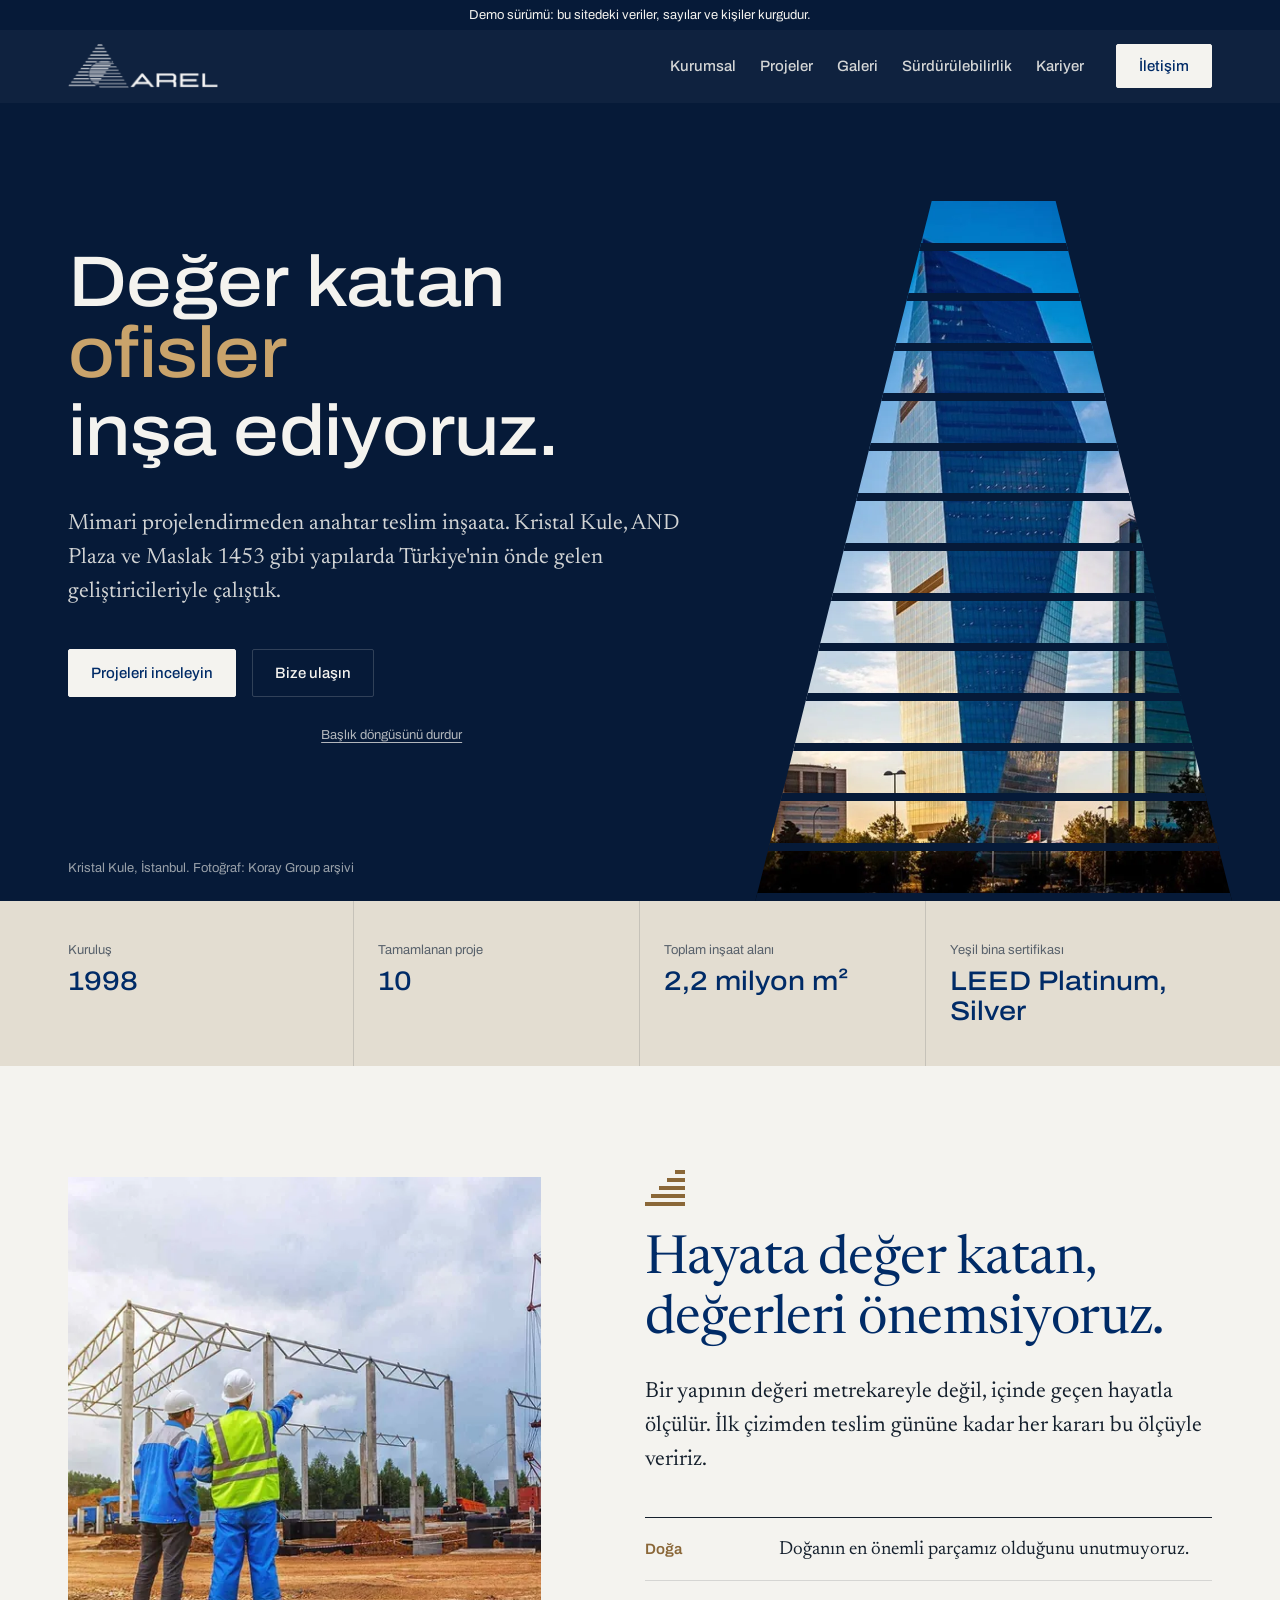
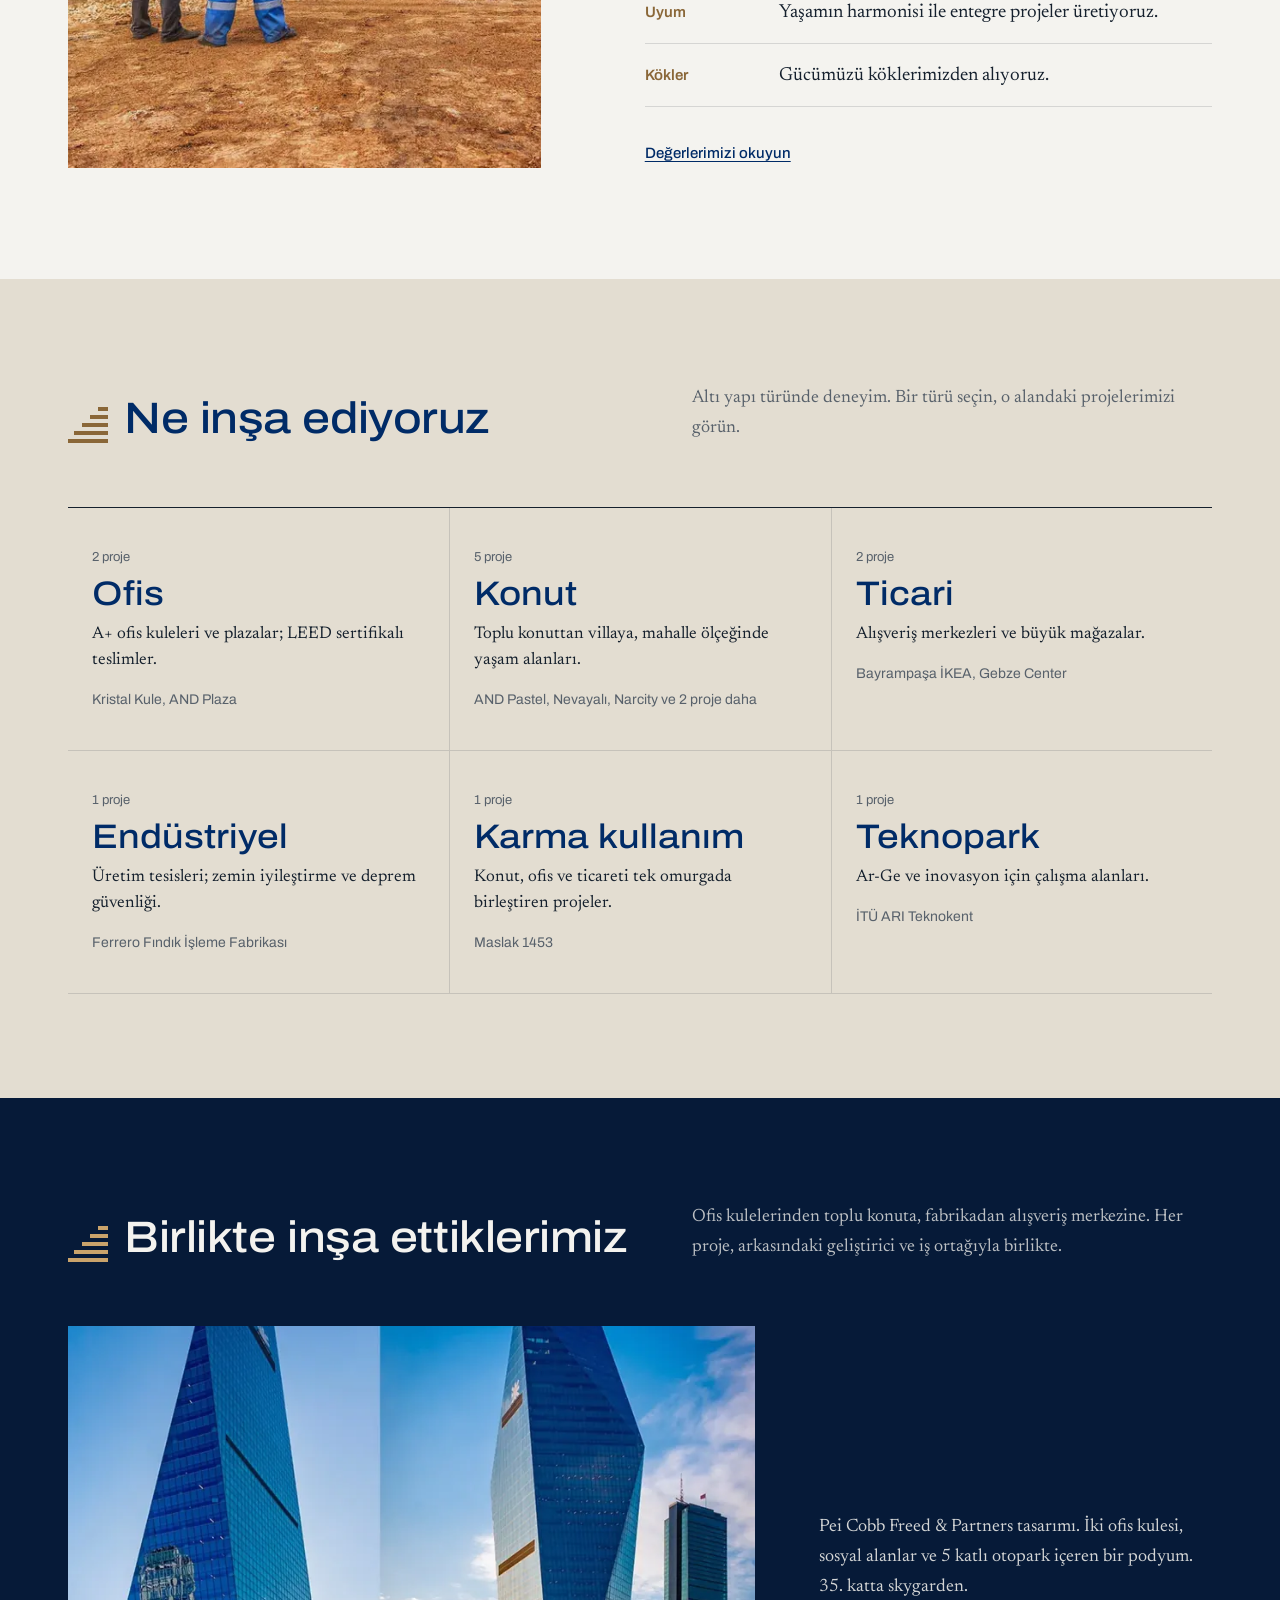
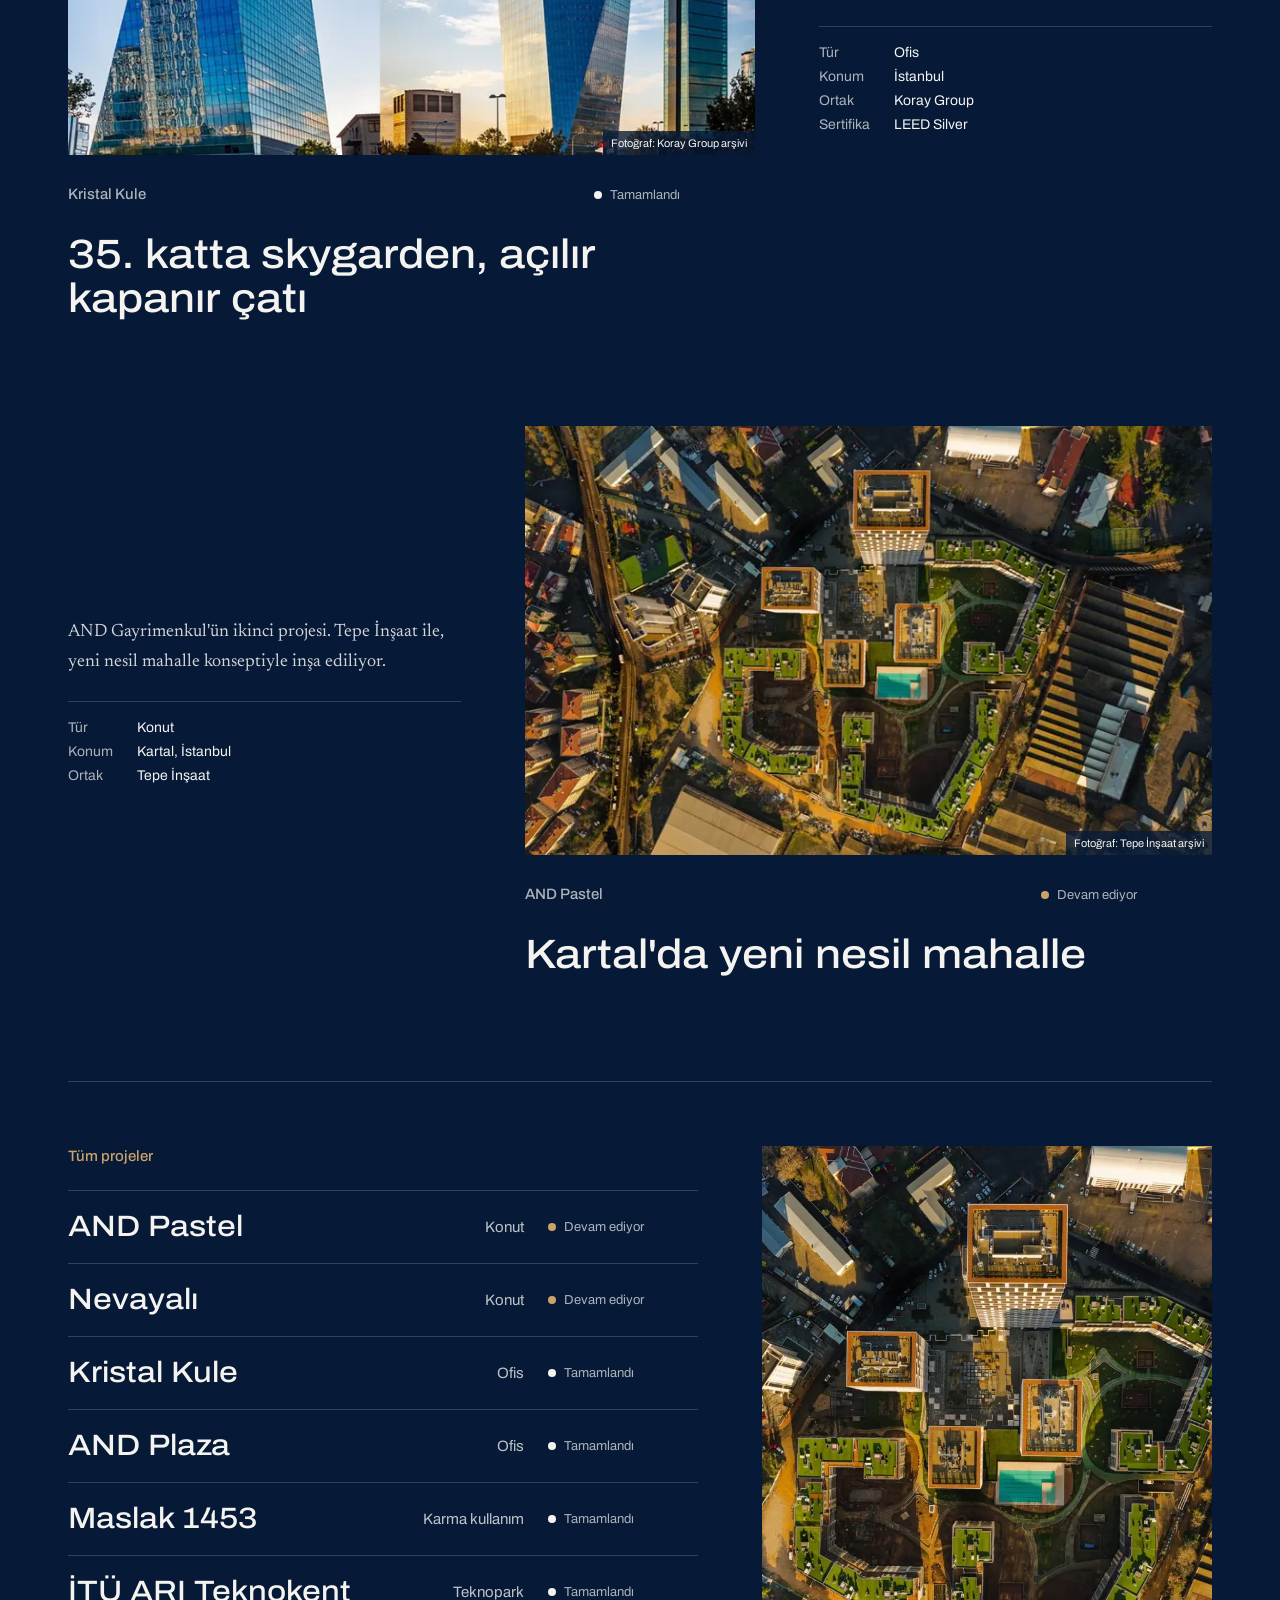
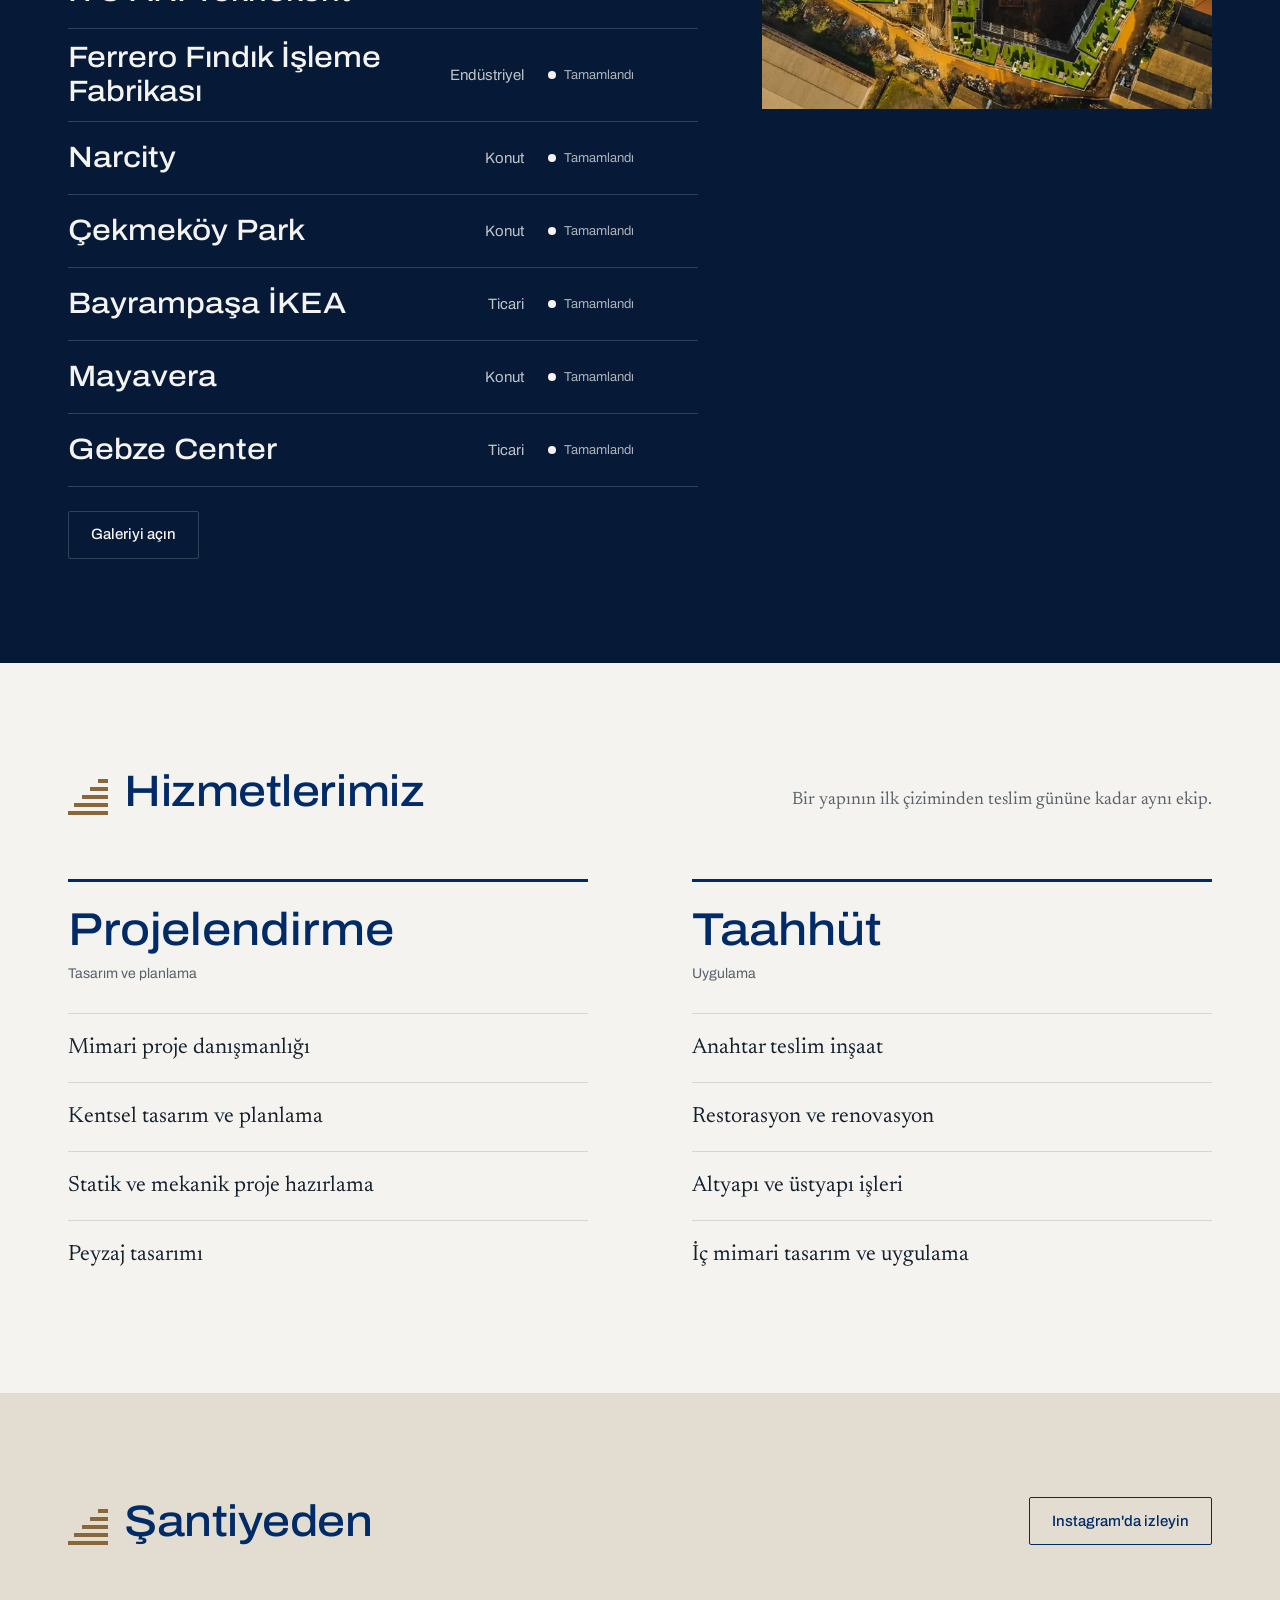
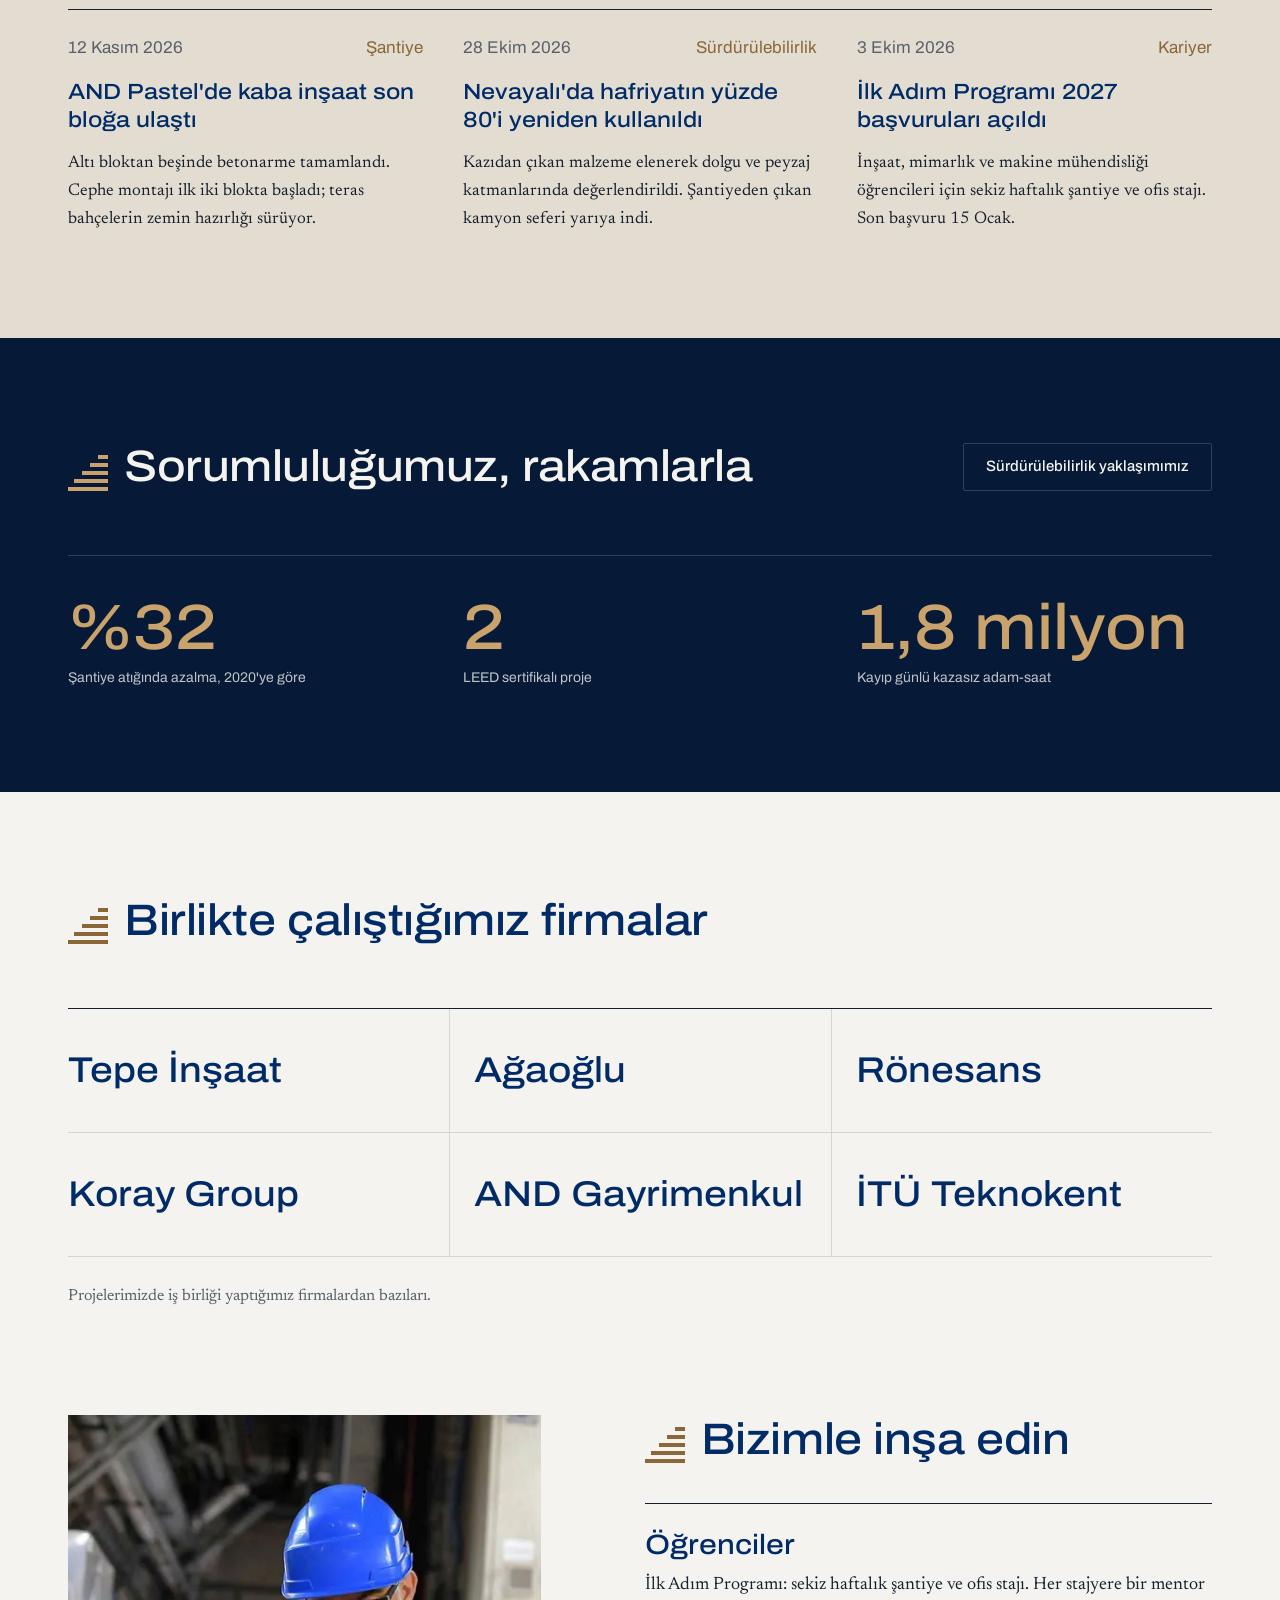
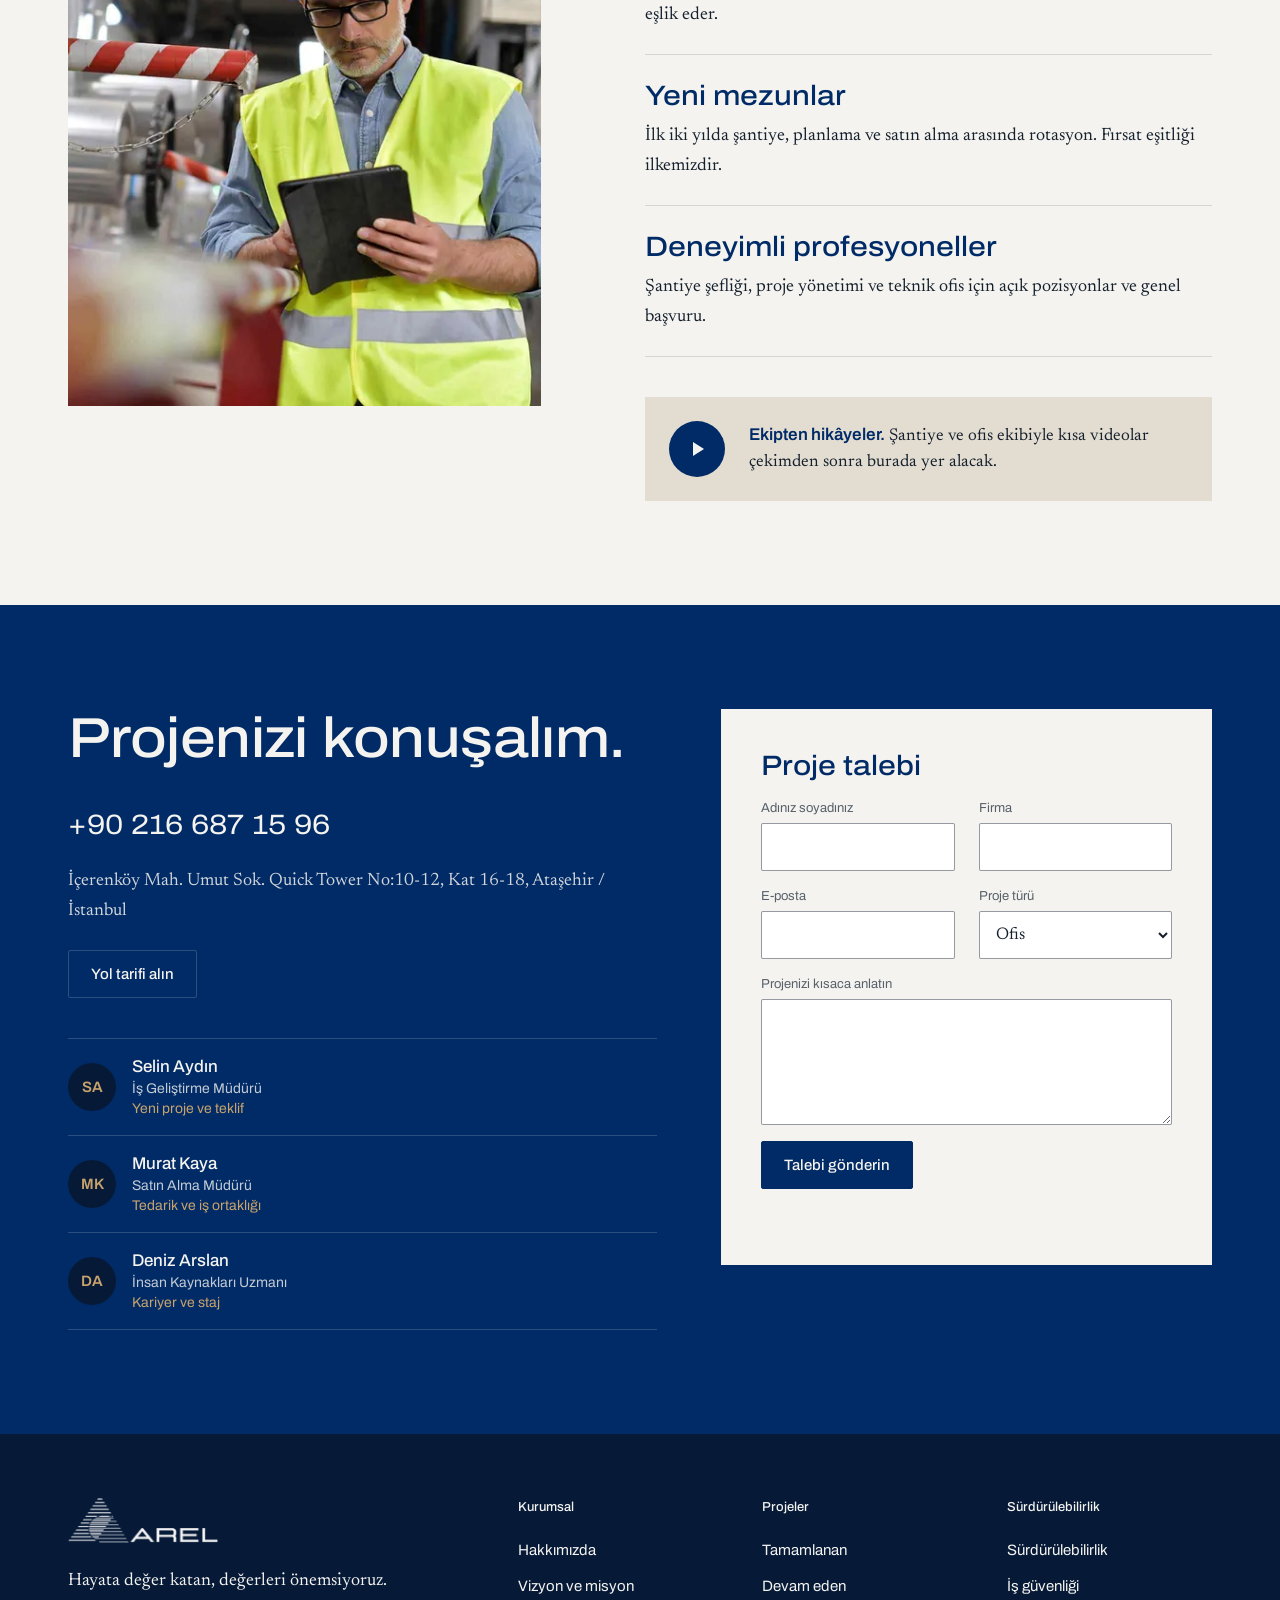
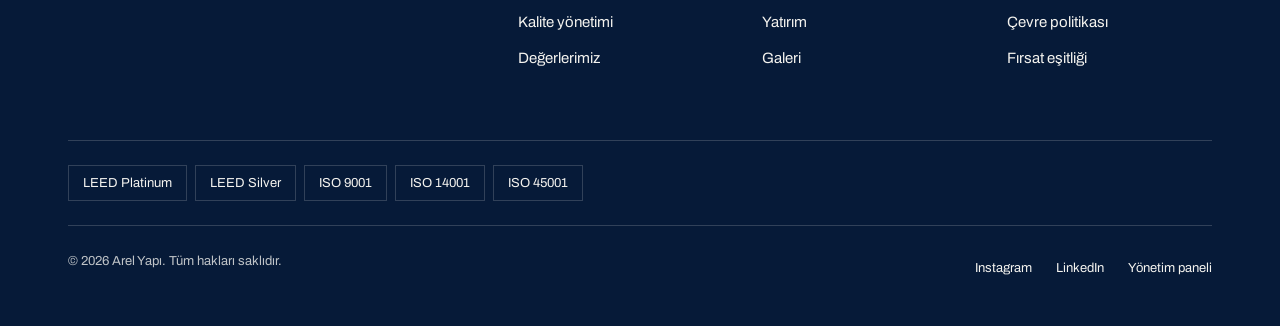
<file: index.html>
<!doctype html>
<html lang="tr">
<head>
<meta charset="utf-8">
<meta name="viewport" content="width=device-width, initial-scale=1">
<title>Arel Yapı | Projelendirme ve Taahhüt</title>
<meta name="description" content="Arel Yapı, Ataşehir merkezli projelendirme ve taahhüt firması. Kristal Kule, AND Plaza, Maslak 1453 ve Ferrero fabrikası gibi ofis, konut, ticari ve endüstriyel yapılar.">
<link rel="canonical" href="https://www.arelyapi.net/">
<meta name="theme-color" content="#061A38">
<meta property="og:type" content="website">
<meta property="og:locale" content="tr_TR">
<meta property="og:title" content="Arel Yapı | Projelendirme ve Taahhüt">
<meta property="og:description" content="Mimari projelendirmeden anahtar teslim inşaata; ofis, konut, ticari ve endüstriyel yapılar.">
<meta property="og:image" content="assets/img/kristal-kule-1600.jpg">
<link rel="icon" href="https://arelyapi.net/wp-content/uploads/2025/02/cropped-1-fotor-bg-remover-2025022414462-270x270.png">
<link rel="preload" href="assets/fonts/archivo-latin-wdth-normal.woff2" as="font" type="font/woff2" crossorigin>
<link rel="preload" href="assets/fonts/newsreader-latin-opsz-normal.woff2" as="font" type="font/woff2" crossorigin>
<link rel="preload" as="image" href="assets/img/kristal-kule-kule-850.webp" type="image/webp">
<link rel="stylesheet" href="assets/css/arel.css">
<script type="application/ld+json">
{
  "@context": "https://schema.org",
  "@type": "GeneralContractor",
  "name": "Arel Yapı",
  "url": "https://www.arelyapi.net/",
  "logo": "https://www.arelyapi.net/assets/img/logo@2x.png",
  "telephone": "+90 216 687 15 96",
  "slogan": "Hayata değer katan, değerleri önemsiyoruz.",
  "address": {
    "@type": "PostalAddress",
    "streetAddress": "İçerenköy Mah. Umut Sok. Quick Tower No:10-12, Kat 16-18",
    "addressLocality": "Ataşehir",
    "addressRegion": "İstanbul",
    "addressCountry": "TR"
  },
  "sameAs": ["https://www.instagram.com/arelyapi_/", "https://tr.linkedin.com/company/arelyapi"]
}
</script>
</head>
<body data-root="">
<a class="skip" href="#icerik">İçeriğe geç</a>
<p class="demo-bant">Demo sürümü: bu sitedeki veriler, sayılar ve kişiler kurgudur.</p>

<header class="site-header">
  <div class="wrap">
    <a class="logo" href="index.html" aria-label="Arel Yapı anasayfa">
      <img src="assets/img/logo.png" srcset="assets/img/logo.png 1x, assets/img/logo@2x.png 2x" width="320" height="95" alt="Arel Yapı">
    </a>
    <button class="menu-btn" type="button" aria-expanded="false" aria-controls="ana-menu" aria-label="Menüyü aç">
      <svg width="26" height="20" viewBox="0 0 26 20" aria-hidden="true"><path d="M2 3h22M2 10h22M2 17h22" stroke="currentColor" stroke-width="2"/></svg>
    </button>
    <nav class="nav" id="ana-menu" aria-label="Ana menü">
      <a href="https://www.arelyapi.net/about-us/">Kurumsal</a>
      <a href="#projeler">Projeler</a>
      <a href="galeri/index.html">Galeri</a>
      <a href="https://www.arelyapi.net/surdurulebilirlik/">Sürdürülebilirlik</a>
      <a href="#kariyer">Kariyer</a>
      <a class="btn btn-primary" href="#iletisim">İletişim</a>
    </nav>
  </div>
</header>

<main id="icerik">

  <section class="hero5 on-dark" aria-labelledby="hero-baslik">
    <div class="hero5-ic">
      <div class="hero5-metin">
        <h1 id="hero-baslik">
          <span class="visually-hidden">Değer katan ofisler, konutlar, fabrikalar ve mahalleler inşa ediyoruz.</span>
          <span aria-hidden="true">Değer katan <span class="doner"><span id="doner">ofisler</span></span> inşa ediyoruz.</span>
        </h1>
        <p class="lead">Mimari projelendirmeden anahtar teslim inşaata. Kristal Kule, AND Plaza ve Maslak 1453 gibi yapılarda Türkiye'nin önde gelen geliştiricileriyle çalıştık.</p>
        <div class="actions">
          <a class="btn btn-primary" href="#projeler">Projeleri inceleyin</a>
          <a class="btn btn-ghost" href="#iletisim">Bize ulaşın</a>
        </div>
        <button class="doner-btn" type="button" id="doner-btn" aria-pressed="false" hidden>Başlık döngüsünü durdur</button>
      </div>
      <div class="piramit" role="img" aria-label="Gün batımında Kristal Kule; görsel, logodaki kat çizgileri gibi yatay şeritlerle bölünmüş">
        <div class="yuksel">
          <picture>
            <source type="image/webp" srcset="assets/img/kristal-kule-kule-425.webp 425w, assets/img/kristal-kule-kule-850.webp 850w" sizes="(max-width: 1020px) 100vw, 42vw">
            <img src="assets/img/kristal-kule-kule-850.jpg" width="848" height="1348" alt="" fetchpriority="high">
          </picture>
        </div>
      </div>
      <p class="hero5-not">Kristal Kule, İstanbul. Fotoğraf: Koray Group arşivi</p>
    </div>
    <div class="kunye-serit">
      <div class="wrap">
        <dl>
          <div><dt>Kuruluş</dt><dd>1998</dd></div>
          <div><dt>Tamamlanan proje</dt><dd data-count="tamamlanan">10</dd></div>
          <div><dt>Toplam inşaat alanı</dt><dd>2,2 milyon m²</dd></div>
          <div><dt>Yeşil bina sertifikası</dt><dd>LEED Platinum, Silver</dd></div>
        </dl>
      </div>
    </div>
  </section>

  <section class="section manifesto" id="degerler" aria-labelledby="man-baslik">
    <div class="wrap man-grid">
      <figure><picture><source type="image/webp" srcset="assets/img/ilk-adim-600.webp 600w, assets/img/ilk-adim-1200.webp 1200w" sizes="(max-width: 1020px) 100vw, 40vw"><img src="assets/img/ilk-adim-1200.jpg" width="1200" height="1244" alt="Şantiyede baretli ekip üyeleri" loading="lazy"></picture></figure>
      <div class="man-metin">
        <span class="kat" aria-hidden="true"></span>
        <h2 id="man-baslik">Hayata değer katan, değerleri önemsiyoruz.</h2>
        <p class="lead">Bir yapının değeri metrekareyle değil, içinde geçen hayatla ölçülür. İlk çizimden teslim gününe kadar her kararı bu ölçüyle veririz.</p>
        <dl class="man-deger">
          <div><dt>Doğa</dt><dd>Doğanın en önemli parçamız olduğunu unutmuyoruz.</dd></div>
          <div><dt>Uyum</dt><dd>Yaşamın harmonisi ile entegre projeler üretiyoruz.</dd></div>
          <div><dt>Kökler</dt><dd>Gücümüzü köklerimizden alıyoruz.</dd></div>
        </dl>
        <a class="link" href="https://www.arelyapi.net/degerlerimiz/">Değerlerimizi okuyun</a>
      </div>
    </div>
  </section>

  <section class="section sektorler" id="sektorler" aria-labelledby="sektor-baslik">
    <div class="wrap">
      <div class="section-head">
        <div class="title"><span class="kat" aria-hidden="true"></span><h2 id="sektor-baslik">Ne inşa ediyoruz</h2></div>
        <p>Altı yapı türünde deneyim. Bir türü seçin, o alandaki projelerimizi görün.</p>
      </div>
      <ul class="sektor-grid" id="sektor-grid"></ul>
    </div>
  </section>

  <section class="section projeler5 on-dark" id="projeler" aria-labelledby="projeler-baslik">
    <div class="wrap">
      <div class="section-head">
        <div class="title"><span class="kat" aria-hidden="true"></span><h2 id="projeler-baslik">Birlikte inşa ettiklerimiz</h2></div>
        <p>Ofis kulelerinden toplu konuta, fabrikadan alışveriş merkezine. Her proje, arkasındaki geliştirici ve iş ortağıyla birlikte.</p>
      </div>

      <div class="featured">
        <article class="feat feat-a">
          <a href="galeri/index.html?p=kristal-kule">
            <figure>
              <picture>
                <source type="image/webp" srcset="assets/img/kristal-kule-800.webp 800w, assets/img/kristal-kule-1600.webp 1600w" sizes="(max-width: 1020px) 100vw, 58vw">
                <img src="assets/img/kristal-kule-1600.jpg" width="1600" height="1348" alt="Kristal Kule'nin iki kulesi, cam cephe" loading="lazy" style="object-position: 25% 50%">
              </picture>
              <figcaption class="kredi">Fotoğraf: Koray Group arşivi</figcaption>
            </figure>
            <p class="feat-ust"><span class="feat-ad">Kristal Kule</span><span class="durum">Tamamlandı</span></p>
            <h3>35. katta skygarden, açılır kapanır çatı</h3>
          </a>
          <p>Pei Cobb Freed &amp; Partners tasarımı. İki ofis kulesi, sosyal alanlar ve 5 katlı otopark içeren bir podyum. 35. katta skygarden.</p>
          <dl>
            <dt>Tür</dt><dd>Ofis</dd>
            <dt>Konum</dt><dd>İstanbul</dd>
            <dt>Ortak</dt><dd>Koray Group</dd>
            <dt>Sertifika</dt><dd>LEED Silver</dd>
          </dl>
        </article>
        <article class="feat feat-b">
          <a href="galeri/index.html?p=and-pastel">
            <figure>
              <picture>
                <source type="image/webp" srcset="assets/img/and-pastel-800.webp 800w, assets/img/and-pastel-1600.webp 1600w" sizes="(max-width: 1020px) 100vw, 33vw">
                <img src="assets/img/and-pastel-1600.jpg" width="1600" height="900" alt="AND Pastel konut projesinin havadan görünümü, bloklar ve yeşil teras çatılar" loading="lazy">
              </picture>
              <figcaption class="kredi">Fotoğraf: Tepe İnşaat arşivi</figcaption>
            </figure>
            <p class="feat-ust"><span class="feat-ad">AND Pastel</span><span class="durum devam">Devam ediyor</span></p>
            <h3>Kartal'da yeni nesil mahalle</h3>
          </a>
          <p>AND Gayrimenkul'ün ikinci projesi. Tepe İnşaat ile, yeni nesil mahalle konseptiyle inşa ediliyor.</p>
          <dl>
            <dt>Tür</dt><dd>Konut</dd>
            <dt>Konum</dt><dd>Kartal, İstanbul</dd>
            <dt>Ortak</dt><dd>Tepe İnşaat</dd>
          </dl>
        </article>
      </div>

      <div class="dizin" id="dizin">
        <h3>Tüm projeler</h3>
        <div class="dizin-head" aria-hidden="true"><span>Proje</span><span>Tür</span><span>Konum</span><span>İş ortağı</span><span>Durum</span></div>
        <ul class="dizin-list" id="dizin-list">
          <noscript><li><a href="galeri/index.html"><span class="ad">Projelerin tamamını galeride görün</span></a></li></noscript>
        </ul>
        <div class="dizin-onizleme" aria-hidden="true"><img alt="" src="[data-uri]" width="300" height="225"></div>
        <div class="dizin-foot"><a class="btn btn-ghost" href="galeri/index.html">Galeriyi açın</a></div>
      </div>
    </div>
  </section>

  <section class="section hizmetler" aria-labelledby="hizmet-baslik">
    <div class="wrap">
      <div class="section-head">
        <div class="title"><span class="kat" aria-hidden="true"></span><h2 id="hizmet-baslik">Hizmetlerimiz</h2></div>
        <p>Bir yapının ilk çiziminden teslim gününe kadar aynı ekip.</p>
      </div>
      <div class="hizmet-grid">
        <article class="hizmet">
          <div><h3>Projelendirme</h3><p class="alt">Tasarım ve planlama</p></div>
          <ul>
            <li>Mimari proje danışmanlığı</li>
            <li>Kentsel tasarım ve planlama</li>
            <li>Statik ve mekanik proje hazırlama</li>
            <li>Peyzaj tasarımı</li>
          </ul>
        </article>
        <article class="hizmet">
          <div><h3>Taahhüt</h3><p class="alt">Uygulama</p></div>
          <ul>
            <li>Anahtar teslim inşaat</li>
            <li>Restorasyon ve renovasyon</li>
            <li>Altyapı ve üstyapı işleri</li>
            <li>İç mimari tasarım ve uygulama</li>
          </ul>
        </article>
      </div>
    </div>
  </section>

  <section class="section haberler" id="santiyeden" aria-labelledby="haber-baslik">
    <div class="wrap">
      <div class="section-head">
        <div class="title"><span class="kat" aria-hidden="true"></span><h2 id="haber-baslik">Şantiyeden</h2></div>
        <a class="btn btn-ghost" href="https://www.instagram.com/arelyapi_/" rel="noopener">Instagram'da izleyin</a>
      </div>
      <ol class="haber-list">
        <li><article>
          <p class="haber-meta"><time datetime="2026-11-12">12 Kasım 2026</time><span>Şantiye</span></p>
          <h3>AND Pastel'de kaba inşaat son bloğa ulaştı</h3>
          <p>Altı bloktan beşinde betonarme tamamlandı. Cephe montajı ilk iki blokta başladı; teras bahçelerin zemin hazırlığı sürüyor.</p>
        </article></li>
        <li><article>
          <p class="haber-meta"><time datetime="2026-10-28">28 Ekim 2026</time><span>Sürdürülebilirlik</span></p>
          <h3>Nevayalı'da hafriyatın yüzde 80'i yeniden kullanıldı</h3>
          <p>Kazıdan çıkan malzeme elenerek dolgu ve peyzaj katmanlarında değerlendirildi. Şantiyeden çıkan kamyon seferi yarıya indi.</p>
        </article></li>
        <li><article>
          <p class="haber-meta"><time datetime="2026-10-03">3 Ekim 2026</time><span>Kariyer</span></p>
          <h3>İlk Adım Programı 2027 başvuruları açıldı</h3>
          <p>İnşaat, mimarlık ve makine mühendisliği öğrencileri için sekiz haftalık şantiye ve ofis stajı. Son başvuru 15 Ocak.</p>
        </article></li>
      </ol>
    </div>
  </section>

  <section class="section sorumluluk on-dark" aria-labelledby="sor-baslik">
    <div class="wrap">
      <div class="section-head">
        <div class="title"><span class="kat" aria-hidden="true"></span><h2 id="sor-baslik">Sorumluluğumuz, rakamlarla</h2></div>
        <a class="btn btn-ghost" href="https://www.arelyapi.net/surdurulebilirlik/">Sürdürülebilirlik yaklaşımımız</a>
      </div>
      <dl class="rakamlar">
        <div><dd>%32</dd><dt>Şantiye atığında azalma, 2020'ye göre</dt></div>
        <div><dd>2</dd><dt>LEED sertifikalı proje</dt></div>
        <div><dd>1,8 milyon</dd><dt>Kayıp günlü kazasız adam-saat</dt></div>
      </dl>
    </div>
  </section>

  <section class="section ortaklar" aria-labelledby="ortak-baslik">
    <div class="wrap">
      <div class="section-head">
        <div class="title"><span class="kat" aria-hidden="true"></span><h2 id="ortak-baslik">Birlikte çalıştığımız firmalar</h2></div>
      </div>
      <ul>
        <li>Tepe İnşaat</li>
        <li>Ağaoğlu</li>
        <li>Rönesans</li>
        <li>Koray Group</li>
        <li>AND Gayrimenkul</li>
        <li>İTÜ Teknokent</li>
      </ul>
      <p class="not">Projelerimizde iş birliği yaptığımız firmalardan bazıları.</p>
    </div>
  </section>

  <section class="section kariyer5" id="kariyer" aria-labelledby="kariyer-baslik">
    <div class="wrap kar-grid">
      <figure><picture><source type="image/webp" srcset="assets/img/insan-kaynaklari-600.webp 600w, assets/img/insan-kaynaklari-1200.webp 1200w" sizes="(max-width: 1020px) 100vw, 40vw"><img src="assets/img/insan-kaynaklari-1200.jpg" width="1200" height="1244" alt="Şantiyede çalışan ekip" loading="lazy"></picture></figure>
      <div>
        <div class="section-head">
          <div class="title"><span class="kat" aria-hidden="true"></span><h2 id="kariyer-baslik">Bizimle inşa edin</h2></div>
        </div>
        <ul class="kar-liste">
          <li><a href="https://www.arelyapi.net/ilk-adim-programi/"><h3>Öğrenciler</h3><p>İlk Adım Programı: sekiz haftalık şantiye ve ofis stajı. Her stajyere bir mentor eşlik eder.</p></a></li>
          <li><a href="https://www.arelyapi.net/is-basvurusu/"><h3>Yeni mezunlar</h3><p>İlk iki yılda şantiye, planlama ve satın alma arasında rotasyon. Fırsat eşitliği ilkemizdir.</p></a></li>
          <li><a href="https://www.arelyapi.net/is-basvurusu/"><h3>Deneyimli profesyoneller</h3><p>Şantiye şefliği, proje yönetimi ve teknik ofis için açık pozisyonlar ve genel başvuru.</p></a></li>
        </ul>
        <div class="ekip-video">
          <span class="oynat" aria-hidden="true"><svg width="20" height="20" viewBox="0 0 20 20"><path d="M6 3l11 7-11 7z" fill="currentColor"/></svg></span>
          <p><strong>Ekipten hikâyeler.</strong> Şantiye ve ofis ekibiyle kısa videolar çekimden sonra burada yer alacak.</p>
        </div>
      </div>
    </div>
  </section>

  <section class="section iletisim on-dark" id="iletisim" aria-labelledby="iletisim-baslik">
    <div class="wrap iletisim-grid">
      <div class="iletisim-sol">
        <h2 id="iletisim-baslik">Projenizi konuşalım.</h2>
        <address>
          <a class="tel" href="tel:+902166871596">+90 216 687 15 96</a>
          <p class="adres">İçerenköy Mah. Umut Sok. Quick Tower No:10-12, Kat 16-18, Ataşehir / İstanbul</p>
          <div class="actions">
            <a class="btn btn-ghost" href="https://www.google.com/maps/search/?api=1&amp;query=Quick+Tower+Ata%C5%9Fehir+%C4%B0stanbul" target="_blank" rel="noopener">Yol tarifi alın</a>
          </div>
        </address>
        <ul class="kisiler" aria-label="Konuya göre ilgili kişiler">
          <li><span class="avatar" aria-hidden="true">SA</span><div><strong>Selin Aydın</strong><span>İş Geliştirme Müdürü</span><span class="konu">Yeni proje ve teklif</span></div></li>
          <li><span class="avatar" aria-hidden="true">MK</span><div><strong>Murat Kaya</strong><span>Satın Alma Müdürü</span><span class="konu">Tedarik ve iş ortaklığı</span></div></li>
          <li><span class="avatar" aria-hidden="true">DA</span><div><strong>Deniz Arslan</strong><span>İnsan Kaynakları Uzmanı</span><span class="konu">Kariyer ve staj</span></div></li>
        </ul>
      </div>
      <form class="talep" id="talep" novalidate>
        <h3>Proje talebi</h3>
        <div class="alan"><label for="f-ad">Adınız soyadınız</label><input id="f-ad" name="ad" type="text" autocomplete="name" required></div>
        <div class="alan"><label for="f-firma">Firma</label><input id="f-firma" name="firma" type="text" autocomplete="organization"></div>
        <div class="alan"><label for="f-eposta">E-posta</label><input id="f-eposta" name="eposta" type="email" autocomplete="email" required></div>
        <div class="alan"><label for="f-tur">Proje türü</label>
          <select id="f-tur" name="tur"><option>Ofis</option><option>Konut</option><option>Ticari</option><option>Endüstriyel</option><option>Karma kullanım</option><option>Diğer</option></select></div>
        <div class="alan genis"><label for="f-mesaj">Projenizi kısaca anlatın</label><textarea id="f-mesaj" name="mesaj" rows="4" required></textarea></div>
        <button class="btn btn-primary" type="submit">Talebi gönderin</button>
        <p class="form-durum" id="form-durum" role="status" aria-live="polite"></p>
      </form>
    </div>
  </section>

</main>

<footer class="site-footer on-dark">
  <div class="wrap">
    <div class="footer-grid">
      <div class="footer-brand">
        <img src="assets/img/logo.png" srcset="assets/img/logo.png 1x, assets/img/logo@2x.png 2x" width="320" height="95" alt="Arel Yapı" loading="lazy">
        <p>Hayata değer katan, değerleri önemsiyoruz.</p>
      </div>
      <div>
        <h2>Kurumsal</h2>
        <ul>
          <li><a href="https://www.arelyapi.net/about-us/">Hakkımızda</a></li>
          <li><a href="https://www.arelyapi.net/about-us/vizyon-misyon/">Vizyon ve misyon</a></li>
          <li><a href="https://www.arelyapi.net/kalite-yonetimi/">Kalite yönetimi</a></li>
          <li><a href="https://www.arelyapi.net/degerlerimiz/">Değerlerimiz</a></li>
        </ul>
      </div>
      <div>
        <h2>Projeler</h2>
        <ul>
          <li><a href="galeri/index.html?durum=tamamlanan">Tamamlanan</a></li>
          <li><a href="galeri/index.html?durum=devam">Devam eden</a></li>
          <li><a href="https://www.arelyapi.net/yatirim-projeleri/">Yatırım</a></li>
          <li><a href="galeri/index.html">Galeri</a></li>
        </ul>
      </div>
      <div>
        <h2>Sürdürülebilirlik</h2>
        <ul>
          <li><a href="https://www.arelyapi.net/surdurulebilirlik/">Sürdürülebilirlik</a></li>
          <li><a href="https://www.arelyapi.net/is-guvenligi/">İş güvenliği</a></li>
          <li><a href="https://www.arelyapi.net/cevre-politikasi/">Çevre politikası</a></li>
          <li><a href="https://www.arelyapi.net/firsat-esitligi/">Fırsat eşitliği</a></li>
        </ul>
      </div>
    </div>
    <ul class="rozetler" aria-label="Sertifikalar">
      <li>LEED Platinum</li><li>LEED Silver</li><li>ISO 9001</li><li>ISO 14001</li><li>ISO 45001</li>
    </ul>
    <div class="footer-alt">
      <p>© <span data-year>2026</span> Arel Yapı. Tüm hakları saklıdır.</p>
      <ul>
        <li><a href="https://www.instagram.com/arelyapi_/" rel="noopener">Instagram</a></li>
        <li><a href="https://tr.linkedin.com/company/arelyapi" rel="noopener">LinkedIn</a></li>
        <li><a href="panel/index.html">Yönetim paneli</a></li>
      </ul>
    </div>
  </div>
</footer>

<script src="assets/js/projeler.js"></script>
<script src="assets/js/site.js"></script>
<script src="assets/js/anasayfa.js"></script>
</body>
</html>
</file>
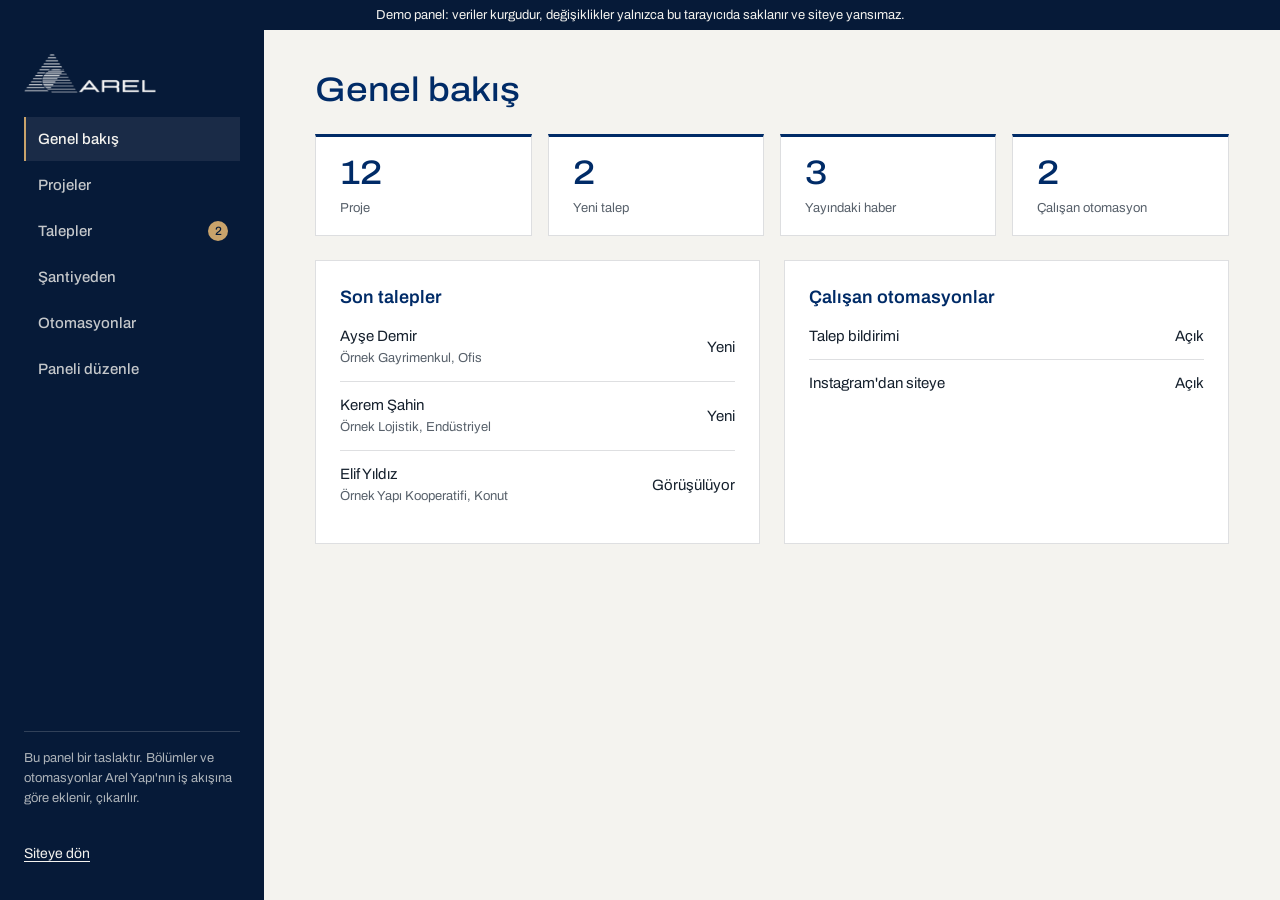
<file: panel/index.html>
<!doctype html>
<html lang="tr">
<head>
<meta charset="utf-8">
<meta name="viewport" content="width=device-width, initial-scale=1">
<title>Yönetim paneli | Arel Yapı</title>
<meta name="robots" content="noindex, nofollow">
<meta name="theme-color" content="#061A38">
<link rel="icon" href="https://arelyapi.net/wp-content/uploads/2025/02/cropped-1-fotor-bg-remover-2025022414462-270x270.png">
<link rel="preload" href="../assets/fonts/archivo-latin-wdth-normal.woff2" as="font" type="font/woff2" crossorigin>
<link rel="stylesheet" href="../assets/css/arel.css">
<link rel="stylesheet" href="../assets/css/panel.css">
</head>
<body class="panel-body" data-root="../">
<a class="skip" href="#icerik">İçeriğe geç</a>
<p class="demo-bant">Demo panel: veriler kurgudur, değişiklikler yalnızca bu tarayıcıda saklanır ve siteye yansımaz.</p>

<div class="panel">
  <aside class="p-yan on-dark">
    <a class="p-logo" href="../index.html" aria-label="Arel Yapı sitesine dön"><img src="../assets/img/logo@2x.png" width="320" height="95" alt="Arel Yapı"></a>
    <nav aria-label="Panel bölümleri">
      <ul id="p-nav">
        <li><button type="button" data-tab="genel" aria-current="page">Genel bakış</button></li>
        <li data-mod="projeler"><button type="button" data-tab="projeler">Projeler</button></li>
        <li data-mod="talepler"><button type="button" data-tab="talepler">Talepler <span class="rozet" id="n-talep"></span></button></li>
        <li data-mod="haberler"><button type="button" data-tab="haberler">Şantiyeden</button></li>
        <li data-mod="otomasyon"><button type="button" data-tab="otomasyon">Otomasyonlar</button></li>
        <li><button type="button" data-tab="ayarlar">Paneli düzenle</button></li>
      </ul>
    </nav>
    <p class="p-not">Bu panel bir taslaktır. Bölümler ve otomasyonlar Arel Yapı'nın iş akışına göre eklenir, çıkarılır.</p>
    <a class="p-don" href="../index.html">Siteye dön</a>
  </aside>

  <main id="icerik" class="p-ana">

    <section id="tab-genel" class="p-tab" aria-labelledby="h-genel">
      <h1 id="h-genel">Genel bakış</h1>
      <dl class="p-kutular" id="kutular"></dl>
      <div class="p-iki">
        <div class="p-kart"><h2>Son talepler</h2><ul class="p-liste" id="son-talepler"></ul></div>
        <div class="p-kart"><h2>Çalışan otomasyonlar</h2><ul class="p-liste" id="aktif-oto"></ul></div>
      </div>
    </section>

    <section id="tab-projeler" class="p-tab" hidden aria-labelledby="h-projeler">
      <div class="p-bas"><h1 id="h-projeler">Projeler</h1><button class="btn btn-primary" type="button" id="proje-ekle">Proje ekleyin</button></div>
      <p class="p-acik">Sitedeki proje listesi, galeri ve sayılar bu tablodan beslenir.</p>
      <div class="p-tablo-sar"><table class="p-tablo">
        <thead><tr><th scope="col">Proje</th><th scope="col">Tür</th><th scope="col">Konum</th><th scope="col">Durum</th><th scope="col"><span class="visually-hidden">İşlem</span></th></tr></thead>
        <tbody id="proje-govde"></tbody>
      </table></div>
    </section>

    <section id="tab-talepler" class="p-tab" hidden aria-labelledby="h-talepler">
      <h1 id="h-talepler">Talepler</h1>
      <p class="p-acik">Sitedeki "Proje talebi" formundan gelen başvurular. Durumu değiştirerek takip edin.</p>
      <div class="p-tablo-sar"><table class="p-tablo">
        <thead><tr><th scope="col">Tarih</th><th scope="col">Kişi</th><th scope="col">Tür</th><th scope="col">Mesaj</th><th scope="col">Durum</th></tr></thead>
        <tbody id="talep-govde"></tbody>
      </table></div>
    </section>

    <section id="tab-haberler" class="p-tab" hidden aria-labelledby="h-haberler">
      <h1 id="h-haberler">Şantiyeden</h1>
      <p class="p-acik">Anasayfadaki haber akışı. Yayından kaldırılan haber sitede görünmez.</p>
      <form class="p-form" id="haber-form">
        <div class="alan genis"><label for="h-baslik">Başlık</label><input id="h-baslik" type="text" required></div>
        <div class="alan"><label for="h-kat">Kategori</label><select id="h-kat"><option>Şantiye</option><option>Sürdürülebilirlik</option><option>Kariyer</option><option>Kurumsal</option></select></div>
        <button class="btn btn-primary" type="submit">Haberi ekleyin</button>
      </form>
      <ul class="p-liste buyuk" id="haber-liste"></ul>
    </section>

    <section id="tab-otomasyon" class="p-tab" hidden aria-labelledby="h-otomasyon">
      <h1 id="h-otomasyon">Otomasyonlar</h1>
      <p class="p-acik">Tekrar eden işleri panel üstlenir. Aşağıdakiler örnektir; ihtiyacınız olan akışı tarif edin, TwoFold yazsın.</p>
      <ul class="p-oto" id="oto-liste"></ul>
      <form class="p-form tek" id="oto-form">
        <h2>Yeni otomasyon isteyin</h2>
        <div class="alan genis"><label for="o-istek">Hangi işi otomatikleştirmek istiyorsunuz?</label><textarea id="o-istek" rows="3" required placeholder="Örnek: Hakediş onaylandığında muhasebeye e-posta gitsin."></textarea></div>
        <button class="btn btn-primary" type="submit">İsteği kaydedin</button>
      </form>
      <div class="p-kart" id="istek-kart" hidden><h2>İstenen otomasyonlar</h2><ul class="p-liste" id="istek-liste"></ul></div>
    </section>

    <section id="tab-ayarlar" class="p-tab" hidden aria-labelledby="h-ayarlar">
      <h1 id="h-ayarlar">Paneli düzenle</h1>
      <p class="p-acik">Kullanmadığınız bölümleri kapatın. Yeni bölümler (hakediş, tedarikçi, şantiye raporu gibi) talebe göre eklenir.</p>
      <fieldset class="p-kart p-mod"><legend>Görünen bölümler</legend><div id="mod-liste"></div></fieldset>
      <button class="btn btn-ghost" type="button" id="sifirla">Demo verisini sıfırlayın</button>
      <p class="form-durum" id="p-durum" role="status" aria-live="polite"></p>
    </section>

  </main>
</div>

<dialog class="p-dlg" id="proje-dlg" aria-labelledby="dlg-baslik">
  <form method="dialog" id="proje-form" class="p-form">
    <h2 id="dlg-baslik">Proje</h2>
    <div class="alan genis"><label for="p-ad">Proje adı</label><input id="p-ad" type="text" required></div>
    <div class="alan genis"><label for="p-claim">Kart başlığı (projenin özelliği)</label><input id="p-claim" type="text"></div>
    <div class="alan"><label for="p-tur">Tür</label><select id="p-tur"><option>Ofis</option><option>Konut</option><option>Ticari</option><option>Endüstriyel</option><option>Karma kullanım</option><option>Teknopark</option></select></div>
    <div class="alan"><label for="p-durum-s">Durum</label><select id="p-durum-s"><option value="tamamlanan">Tamamlandı</option><option value="devam">Devam ediyor</option></select></div>
    <div class="alan"><label for="p-konum">Konum</label><input id="p-konum" type="text"></div>
    <div class="alan"><label for="p-ortak">İş ortağı</label><input id="p-ortak" type="text"></div>
    <div class="p-dlg-alt"><button class="btn btn-ghost" type="button" id="dlg-vazgec">Vazgeçin</button><button class="btn btn-primary" type="submit">Kaydedin</button></div>
  </form>
</dialog>

<script src="../assets/js/projeler.js"></script>
<script src="../assets/js/panel.js"></script>
</body>
</html>
</file>
<file: assets/css/arel.css>
/* ==========================================================================
   Arel Yapı — ortak stil dosyası
   Değerler "Arel Yapı" marka kılavuzundaki token'lardan gelir.
   Bölümler: 1 Token'lar · 2 Temel · 3 Ortak parçalar · 4 Header
             5 Hero · 6 Anasayfa bölümleri · 7 Galeri · 8 Footer · 9 Hareket
   ========================================================================== */

/* 0. Fontlar: sunucudan, SIL OFL lisanslı (assets/fonts) ---------------- */
@font-face {
  font-family: 'Archivo';
  font-style: normal;
  font-display: swap;
  font-weight: 100 900;
  font-stretch: 62% 125%;
  src: url(../fonts/archivo-latin-ext-wdth-normal.woff2) format('woff2-variations');
  unicode-range: U+0100-02BA,U+02BD-02C5,U+02C7-02CC,U+02CE-02D7,U+02DD-02FF,U+0304,U+0308,U+0329,U+1D00-1DBF,U+1E00-1E9F,U+1EF2-1EFF,U+2020,U+20A0-20AB,U+20AD-20C0,U+2113,U+2C60-2C7F,U+A720-A7FF;
}
@font-face {
  font-family: 'Archivo';
  font-style: normal;
  font-display: swap;
  font-weight: 100 900;
  font-stretch: 62% 125%;
  src: url(../fonts/archivo-latin-wdth-normal.woff2) format('woff2-variations');
  unicode-range: U+0000-00FF,U+0131,U+0152-0153,U+02BB-02BC,U+02C6,U+02DA,U+02DC,U+0304,U+0308,U+0329,U+2000-206F,U+20AC,U+2122,U+2191,U+2193,U+2212,U+2215,U+FEFF,U+FFFD;
}
@font-face {
  font-family: 'Newsreader';
  font-style: normal;
  font-display: swap;
  font-weight: 200 800;
  src: url(../fonts/newsreader-latin-ext-opsz-normal.woff2) format('woff2-variations');
  unicode-range: U+0100-02BA,U+02BD-02C5,U+02C7-02CC,U+02CE-02D7,U+02DD-02FF,U+0304,U+0308,U+0329,U+1D00-1DBF,U+1E00-1E9F,U+1EF2-1EFF,U+2020,U+20A0-20AB,U+20AD-20C0,U+2113,U+2C60-2C7F,U+A720-A7FF;
}
@font-face {
  font-family: 'Newsreader';
  font-style: normal;
  font-display: swap;
  font-weight: 200 800;
  src: url(../fonts/newsreader-latin-opsz-normal.woff2) format('woff2-variations');
  unicode-range: U+0000-00FF,U+0131,U+0152-0153,U+02BB-02BC,U+02C6,U+02DA,U+02DC,U+0304,U+0308,U+0329,U+2000-206F,U+20AC,U+2122,U+2191,U+2193,U+2212,U+2215,U+FEFF,U+FFFD;
}

/* 1. Token'lar ----------------------------------------------------------- */
:root {
  --lacivert: #002B67;
  --gece: #061A38;
  --kirec: #F4F3EF;
  --traverten: #E3DDD1;
  --bronz: #8A6738;
  --bronz-acik: #C9A36B;
  --murekkep: #15202D;
  --tas: #58616B;
  --cizgi: rgba(21, 32, 45, .14);
  --cizgi-koyu: rgba(244, 243, 239, .18);

  --font-display: "Archivo", "Helvetica Neue", Arial, sans-serif;
  --font-serif: "Newsreader", Georgia, "Times New Roman", serif;

  --space-1: 4px; --space-2: 8px; --space-4: 16px; --space-6: 24px;
  --space-10: 40px; --space-16: 64px; --space-26: 104px;
  --radius-sm: 2px;

  --wrap: 1240px;
  --gutter: clamp(20px, 4vw, 48px);
  --header-h: 72px;
  --ease: cubic-bezier(.22, .7, .2, 1);
}

/* 2. Temel --------------------------------------------------------------- */
*, *::before, *::after { box-sizing: border-box; }
[hidden] { display: none !important; }
html { -webkit-text-size-adjust: 100%; scroll-padding-top: calc(var(--header-h) + 16px); }
body {
  margin: 0;
  background: var(--kirec);
  color: var(--murekkep);
  font-family: var(--font-serif);
  font-size: 18px;
  line-height: 30px;
  font-optical-sizing: auto;
  -webkit-font-smoothing: antialiased;
}
img { display: block; max-width: 100%; height: auto; }
a { color: var(--lacivert); text-underline-offset: .2em; text-decoration-thickness: 1px; }
a:hover { text-decoration-thickness: 2px; }
:focus-visible { outline: 2px solid var(--bronz); outline-offset: 2px; }
.on-dark :focus-visible { outline-color: var(--bronz-acik); }
h1, h2, h3, h4 { font-family: var(--font-display); font-weight: 500; margin: 0; color: var(--lacivert); }
h1, h2 { font-stretch: 112%; letter-spacing: -.01em; }
p { margin: 0; }
ul { margin: 0; padding: 0; list-style: none; }

.wrap { width: 100%; max-width: var(--wrap); margin: 0 auto; padding: 0 var(--gutter); }
.skip { position: absolute; left: 16px; top: -60px; z-index: 100; background: var(--lacivert); color: var(--kirec); padding: 10px 16px; font-family: var(--font-display); font-size: 15px; }
.skip:focus { top: 12px; }
.visually-hidden { position: absolute; width: 1px; height: 1px; overflow: hidden; clip: rect(0 0 0 0); white-space: nowrap; }

/* 3. Ortak parçalar ------------------------------------------------------ */
/* Kat çizgileri: logodaki üçgenin kesiti, bölüm işareti */
.kat {
  display: block; width: 40px; height: 36px; flex: none;
  background:
    linear-gradient(currentColor 0 0) 100% 0 / 10px 4px,
    linear-gradient(currentColor 0 0) 100% 8px / 18px 4px,
    linear-gradient(currentColor 0 0) 100% 16px / 26px 4px,
    linear-gradient(currentColor 0 0) 100% 24px / 34px 4px,
    linear-gradient(currentColor 0 0) 100% 32px / 40px 4px;
  background-repeat: no-repeat;
  color: var(--bronz);
}
.on-dark .kat { color: var(--bronz-acik); }

.section { padding: var(--space-26) 0; }
.section-head { display: flex; gap: var(--space-6); align-items: flex-end; justify-content: space-between; flex-wrap: wrap; margin-bottom: var(--space-16); }
.section-head .title { display: flex; gap: var(--space-4); align-items: flex-end; }
.section-head h2 { font-size: clamp(30px, 3.6vw, 44px); line-height: 1.1; }
.section-head p { max-width: 520px; color: var(--tas); }

.btn {
  display: inline-flex; align-items: center; justify-content: center; gap: 10px;
  min-height: 48px; padding: 0 22px;
  font-family: var(--font-display); font-size: 15px; font-weight: 500; line-height: 1;
  border-radius: var(--radius-sm); border: 1px solid var(--lacivert);
  text-decoration: none; cursor: pointer;
  transition: background-color .2s var(--ease), color .2s var(--ease);
}
.btn-primary { background: var(--lacivert); color: var(--kirec); }
.btn-primary:hover { background: var(--gece); border-color: var(--gece); }
.btn-ghost { background: transparent; color: var(--lacivert); }
.btn-ghost:hover { background: var(--lacivert); color: var(--kirec); }
.on-dark .btn-ghost { color: var(--kirec); border-color: var(--cizgi-koyu); }
.on-dark .btn-ghost:hover { background: var(--kirec); color: var(--gece); }

.link {
  font-family: var(--font-display); font-size: 15px; font-weight: 500;
  display: inline-flex; align-items: center; min-height: 44px;
}

.durum { display: inline-flex; align-items: center; gap: 8px; font-family: var(--font-display); font-size: 13px; line-height: 18px; color: var(--tas); white-space: nowrap; }
.durum::before { content: ""; width: 8px; height: 8px; border-radius: 999px; background: var(--lacivert); }
.durum.devam::before { background: var(--bronz); }

/* Görsel yüklenemezse: kat çizgili lacivert blok, proje adıyla */
.img-fallback {
  position: absolute; inset: 0; display: flex; align-items: flex-end; padding: var(--space-6);
  background:
    repeating-linear-gradient(to bottom, transparent 0 12px, rgba(201, 163, 107, .22) 12px 16px),
    var(--gece);
  color: var(--kirec); font-family: var(--font-display); font-size: 18px; line-height: 24px; font-stretch: 112%;
}

/* 4. Header -------------------------------------------------------------- */
.site-header {
  position: sticky; top: 0; z-index: 50;
  background: rgba(244, 243, 239, .94);
  backdrop-filter: saturate(1.2) blur(10px);
  -webkit-backdrop-filter: saturate(1.2) blur(10px);
  border-bottom: 1px solid transparent;
  transition: border-color .3s var(--ease);
}
.site-header.scrolled { border-bottom-color: var(--cizgi); }
.site-header .wrap { height: var(--header-h); display: flex; align-items: center; gap: var(--space-10); }
.logo { display: block; flex: none; }
.logo img { width: 150px; height: auto; }
.nav { display: flex; align-items: center; gap: var(--space-6); margin-left: auto; }
.nav a {
  font-family: var(--font-display); font-size: 15px; font-weight: 500; color: var(--murekkep);
  text-decoration: none; display: inline-flex; align-items: center; min-height: 44px; position: relative;
}
.nav a:hover, .nav a[aria-current="page"] { color: var(--lacivert); }
.nav a[aria-current="page"]::after { content: ""; position: absolute; left: 0; right: 0; bottom: 8px; height: 2px; background: var(--bronz); }
.nav .btn { margin-left: var(--space-2); color: var(--kirec); min-height: 44px; }
.nav .btn:hover { color: var(--kirec); }
.menu-btn { display: none; margin-left: auto; width: 48px; height: 48px; border: 0; background: transparent; cursor: pointer; padding: 0; color: var(--lacivert); }
.menu-btn svg { display: block; margin: auto; }

@media (max-width: 1020px) {
  .menu-btn { display: block; }
  .nav {
    position: fixed; inset: var(--header-h) 0 auto 0; margin: 0;
    flex-direction: column; align-items: stretch; gap: 0;
    background: var(--kirec); border-bottom: 1px solid var(--cizgi);
    padding: var(--space-2) var(--gutter) var(--space-6);
    max-height: calc(100vh - var(--header-h)); overflow: auto;
  }
  .nav:not(.open) { display: none; }
  .nav a { font-size: 20px; min-height: 56px; border-bottom: 1px solid var(--cizgi); font-stretch: 112%; }
  .nav a[aria-current="page"]::after { display: none; }
  .nav .btn { margin: var(--space-6) 0 0; justify-content: center; border-bottom: 0; font-size: 16px; }
}

/* 5. Hero ---------------------------------------------------------------- */
.hero { position: relative; }
.hero-grid {
  display: grid; grid-template-columns: minmax(0, 6fr) minmax(0, 6fr);
  min-height: min(calc(100vh - var(--header-h)), 820px);
}
.hero-text {
  display: flex; flex-direction: column; justify-content: center; gap: var(--space-10);
  padding: var(--space-16) var(--space-10) var(--space-16) max(var(--gutter), calc((100vw - var(--wrap)) / 2 + var(--gutter)));
}
.hero h1 { font-size: clamp(38px, 3.9vw, 60px); line-height: 1.04; max-width: 11em; overflow-wrap: break-word; }
.hero .lead { font-size: 22px; line-height: 34px; max-width: 30em; color: var(--murekkep); }
.hero .actions { display: flex; gap: var(--space-4); flex-wrap: wrap; }

.hero-media { position: relative; overflow: hidden; background: var(--gece); min-height: 420px; }
.hero-media img { position: absolute; inset: 0; width: 100%; height: 100%; object-fit: cover; object-position: 50% 30%; }
/* İmza hareket: fotoğraf logodaki gibi yatay şeritler halinde açılır */
.slats { position: absolute; inset: 0; display: grid; grid-template-rows: repeat(12, 1fr); pointer-events: none; }
.slats span { background: var(--kirec); transform-origin: right center; animation: slat 1.1s var(--ease) forwards; }
.slats span:nth-child(1) { animation-delay: .05s; } .slats span:nth-child(2) { animation-delay: .1s; }
.slats span:nth-child(3) { animation-delay: .15s; } .slats span:nth-child(4) { animation-delay: .2s; }
.slats span:nth-child(5) { animation-delay: .25s; } .slats span:nth-child(6) { animation-delay: .3s; }
.slats span:nth-child(7) { animation-delay: .35s; } .slats span:nth-child(8) { animation-delay: .4s; }
.slats span:nth-child(9) { animation-delay: .45s; } .slats span:nth-child(10) { animation-delay: .5s; }
.slats span:nth-child(11) { animation-delay: .55s; } .slats span:nth-child(12) { animation-delay: .6s; }
@keyframes slat { to { transform: scaleX(0); } }
.hero-caption {
  position: absolute; left: var(--space-6); bottom: var(--space-6);
  font-family: var(--font-display); font-size: 13px; line-height: 18px; color: var(--kirec);
  background: rgba(6, 26, 56, .72); padding: 8px 12px;
}

/* Künye şeridi: hero altında gerçek sayılar */
.kunye-serit { border-top: 1px solid var(--cizgi); border-bottom: 1px solid var(--cizgi); }
.kunye-serit dl { display: grid; grid-template-columns: repeat(4, 1fr); margin: 0; }
.kunye-serit div { padding: var(--space-6) var(--space-6) var(--space-6) 0; border-right: 1px solid var(--cizgi); }
.kunye-serit div + div { padding-left: var(--space-6); }
.kunye-serit div:last-child { border-right: 0; }
.kunye-serit dt { font-family: var(--font-display); font-size: 13px; line-height: 18px; color: var(--tas); }
.kunye-serit dd { margin: 4px 0 0; font-family: var(--font-display); font-size: 22px; line-height: 28px; font-weight: 500; color: var(--lacivert); font-stretch: 112%; }

/* 6. Anasayfa bölümleri -------------------------------------------------- */
/* Öne çıkan projeler: asimetrik iki büyük proje */
.featured { display: grid; grid-template-columns: repeat(12, minmax(0, 1fr)); gap: var(--space-6); row-gap: var(--space-16); }
.feat { display: grid; gap: var(--space-6); align-content: start; }
.feat-a { grid-column: 1 / span 7; }
.feat-b { grid-column: 9 / span 4; margin-top: var(--space-26); }
.feat figure { margin: 0; position: relative; overflow: hidden; background: var(--traverten); }
.feat-a figure { aspect-ratio: 4 / 3.4; }
.feat-b figure { aspect-ratio: 4 / 5; }
.feat figure img { width: 100%; height: 100%; object-fit: cover; transition: transform .8s var(--ease); }
.feat a:hover img { transform: scale(1.03); }
.feat a { text-decoration: none; color: inherit; display: grid; gap: var(--space-6); }
.feat h3 { font-size: 28px; line-height: 34px; font-stretch: 112%; font-weight: 500; }
.feat p { color: var(--murekkep); max-width: 34em; }
.feat dl { display: grid; grid-template-columns: auto 1fr; gap: 4px var(--space-6); margin: 0; font-family: var(--font-display); font-size: 14px; line-height: 20px; }
.feat dt { color: var(--tas); }
.feat dd { margin: 0; color: var(--murekkep); }

/* Proje dizini: kart yerine künye tablosu */
.dizin { margin-top: var(--space-26); position: relative; }
.dizin h3 { font-size: 22px; line-height: 28px; margin-bottom: var(--space-6); font-stretch: 112%; }
.dizin-list { border-top: 1px solid var(--murekkep); }
.dizin-list li { border-bottom: 1px solid var(--cizgi); }
.dizin-list a {
  display: grid; grid-template-columns: minmax(0, 4fr) minmax(0, 2fr) minmax(0, 3fr) minmax(0, 2fr) 150px;
  gap: var(--space-6); align-items: center; min-height: 64px; padding: 12px 0;
  text-decoration: none; color: var(--murekkep); font-family: var(--font-display); font-size: 15px; line-height: 20px;
  transition: background-color .2s var(--ease), padding .3s var(--ease);
}
.dizin-list a:hover, .dizin-list a:focus-visible { background: var(--traverten); padding-left: var(--space-4); }
.dizin-list .ad { font-size: 20px; line-height: 26px; color: var(--lacivert); font-weight: 500; font-stretch: 112%; }
.dizin-list .muted { color: var(--tas); }
.dizin-head { display: grid; grid-template-columns: minmax(0, 4fr) minmax(0, 2fr) minmax(0, 3fr) minmax(0, 2fr) 150px; gap: var(--space-6); padding: 0 0 10px; font-family: var(--font-display); font-size: 13px; line-height: 18px; color: var(--tas); }
.dizin-onizleme {
  position: absolute; width: 300px; aspect-ratio: 4 / 3; pointer-events: none; z-index: 5;
  overflow: hidden; background: var(--gece); opacity: 0; transition: opacity .2s var(--ease);
  box-shadow: 0 18px 40px rgba(6, 26, 56, .25);
}
.dizin-onizleme.on { opacity: 1; }
.dizin-onizleme img { width: 100%; height: 100%; object-fit: cover; }
.dizin-foot { display: flex; justify-content: flex-end; margin-top: var(--space-6); }

/* Hizmetler */
.hizmetler { background: var(--traverten); }
.hizmet-grid { display: grid; grid-template-columns: repeat(2, minmax(0, 1fr)); gap: var(--space-6); }
.hizmet { background: var(--kirec); padding: var(--space-10); display: grid; gap: var(--space-6); align-content: start; }
.hizmet h3 { font-size: 28px; line-height: 34px; font-stretch: 112%; }
.hizmet .alt { font-family: var(--font-display); font-size: 14px; color: var(--tas); margin-top: 4px; }
.hizmet ul li { border-top: 1px solid var(--cizgi); padding: 14px 0; font-size: 19px; line-height: 28px; }

/* Değerler: gece zeminde */
.degerler { background: var(--gece); color: var(--kirec); position: relative; overflow: hidden; }
.degerler h2 { color: var(--kirec); }
.degerler .section-head p { color: rgba(244, 243, 239, .72); }
.deger-grid { display: grid; grid-template-columns: repeat(3, minmax(0, 1fr)); border-top: 1px solid var(--cizgi-koyu); }
.deger { padding: var(--space-10) var(--space-10) 0 0; display: grid; gap: var(--space-4); align-content: start; }
.deger + .deger { padding-left: var(--space-10); border-left: 1px solid var(--cizgi-koyu); }
.deger h3 { color: var(--bronz-acik); font-size: 15px; line-height: 20px; font-weight: 500; }
.deger p { font-size: 28px; line-height: 38px; color: var(--kirec); }
.degerler .link { color: var(--kirec); margin-top: var(--space-16); }

/* İş ortakları */
.ortaklar ul { display: grid; grid-template-columns: repeat(3, minmax(0, 1fr)); border-top: 1px solid var(--murekkep); }
.ortaklar li {
  border-bottom: 1px solid var(--cizgi); padding: var(--space-6) 0;
  font-family: var(--font-display); font-size: clamp(20px, 2vw, 26px); line-height: 1.2; font-weight: 500; font-stretch: 112%; color: var(--lacivert);
}
.ortaklar li:not(:nth-child(3n+1)) { padding-left: var(--space-6); border-left: 1px solid var(--cizgi); }
.ortaklar .not { margin-top: var(--space-6); color: var(--tas); font-size: 16px; }

/* Kariyer */
.section.kariyer { padding-top: 0; }
.kariyer-grid { display: grid; grid-template-columns: repeat(3, minmax(0, 1fr)); gap: var(--space-6); }
.kariyer-item { display: grid; gap: var(--space-4); align-content: start; text-decoration: none; color: inherit; }
.kariyer-item figure { margin: 0; aspect-ratio: 1 / 1; overflow: hidden; background: var(--traverten); position: relative; }
.kariyer-item img { width: 100%; height: 100%; object-fit: cover; }
.kariyer-item h3 { font-size: 22px; line-height: 28px; font-stretch: 112%; }
.kariyer-item:hover h3 { text-decoration: underline; text-underline-offset: .2em; }
.kariyer-item p { color: var(--murekkep); font-size: 17px; line-height: 28px; }

/* İletişim bandı */
.iletisim { background: var(--lacivert); color: var(--kirec); }
.iletisim-grid { display: grid; grid-template-columns: minmax(0, 6fr) minmax(0, 5fr); gap: var(--space-16); align-items: end; }
.iletisim h2 { color: var(--kirec); font-size: clamp(34px, 4.4vw, 60px); line-height: 1.05; }
.iletisim address { font-style: normal; display: grid; gap: var(--space-6); }
.iletisim .tel { font-family: var(--font-display); font-size: 28px; line-height: 34px; font-stretch: 112%; color: var(--kirec); text-decoration: none; display: inline-block; }
.iletisim .tel:hover { text-decoration: underline; }
.iletisim .adres { color: rgba(244, 243, 239, .85); }
.iletisim .actions { display: flex; gap: var(--space-4); flex-wrap: wrap; }
.iletisim .btn-primary { background: var(--kirec); color: var(--lacivert); border-color: var(--kirec); }
.iletisim .btn-primary:hover { background: var(--traverten); border-color: var(--traverten); }

/* 7. Galeri -------------------------------------------------------------- */
.page-head { padding: var(--space-16) 0 var(--space-10); }
.page-head .title { display: flex; gap: var(--space-4); align-items: flex-end; }
.page-head h1 { font-size: clamp(40px, 5vw, 68px); line-height: 1.02; }
.page-head p { margin-top: var(--space-6); max-width: 36em; font-size: 22px; line-height: 34px; }

.filtreler { display: flex; flex-wrap: wrap; gap: var(--space-10); align-items: center; border-top: 1px solid var(--murekkep); border-bottom: 1px solid var(--cizgi); padding: var(--space-4) 0; margin-bottom: var(--space-10); }
.filtre-grup { display: flex; gap: var(--space-2); align-items: center; flex-wrap: wrap; border: 0; margin: 0; padding: 0; }
.filtre-grup legend { float: left; font-family: var(--font-display); font-size: 13px; color: var(--tas); margin-right: var(--space-2); }
.chip {
  font-family: var(--font-display); font-size: 14px; font-weight: 500; min-height: 44px; padding: 0 16px;
  border: 1px solid var(--cizgi); background: transparent; color: var(--murekkep); border-radius: var(--radius-sm); cursor: pointer;
}
.chip:hover { border-color: var(--lacivert); }
.chip[aria-pressed="true"] { background: var(--lacivert); color: var(--kirec); border-color: var(--lacivert); }
.chip .n { color: inherit; opacity: .7; margin-left: 6px; }
.sonuc { margin-left: auto; font-family: var(--font-display); font-size: 14px; color: var(--tas); }

.galeri-grid { display: grid; grid-template-columns: repeat(12, minmax(0, 1fr)); gap: var(--space-10) var(--space-6); padding-bottom: var(--space-26); }
.g-item { grid-column: span 4; }
.g-item.w8 { grid-column: span 8; }
.g-item a { display: grid; gap: var(--space-4); text-decoration: none; color: inherit; }
.g-item a:focus-visible { outline: 2px solid var(--bronz); outline-offset: 4px; }
.g-item figure { margin: 0; position: relative; overflow: hidden; aspect-ratio: 4 / 3; background: var(--traverten); }
.g-item.w8 figure { aspect-ratio: 16 / 9.15; }
.g-item img { width: 100%; height: 100%; object-fit: cover; transition: transform .8s var(--ease); }
.g-item a:hover img { transform: scale(1.03); }
.g-item .row { display: flex; justify-content: space-between; gap: var(--space-4); align-items: baseline; }
.g-item h2 { font-size: 22px; line-height: 28px; font-stretch: 112%; }
.g-item .meta { font-family: var(--font-display); font-size: 14px; line-height: 20px; color: var(--tas); }
.bos { grid-column: 1 / -1; padding: var(--space-16) 0; font-size: 20px; }

/* Proje künyesi diyaloğu */
dialog.kunye {
  width: min(1180px, calc(100vw - 32px)); max-height: calc(100vh - 32px); padding: 0; border: 0;
  background: var(--kirec); color: var(--murekkep); overflow: auto;
}
dialog.kunye::backdrop { background: rgba(6, 26, 56, .78); }
.kunye-grid { display: grid; grid-template-columns: minmax(0, 7fr) minmax(0, 4fr); }
.kunye-media { position: relative; background: var(--gece); min-height: 420px; }
.kunye-media figure { margin: 0; position: absolute; inset: 0; }
.kunye-media img { width: 100%; height: 100%; object-fit: cover; }
.kunye-nav { position: absolute; right: var(--space-4); bottom: var(--space-4); display: flex; gap: var(--space-2); align-items: center; z-index: 2; }
.kunye-nav button { width: 48px; height: 48px; border: 0; background: var(--kirec); color: var(--lacivert); cursor: pointer; border-radius: var(--radius-sm); display: grid; place-items: center; }
.kunye-nav button:hover { background: var(--traverten); }
.kunye-nav .sayac { font-family: var(--font-display); font-size: 13px; color: var(--kirec); background: rgba(6, 26, 56, .72); padding: 6px 10px; }
.kunye-body { padding: var(--space-10); display: grid; gap: var(--space-6); align-content: start; position: relative; }
.kunye-body h2 { font-size: 34px; line-height: 40px; padding-right: 48px; }
.kunye-body dl { display: grid; grid-template-columns: auto 1fr; margin: 0; border-top: 1px solid var(--cizgi); font-family: var(--font-display); font-size: 14px; line-height: 20px; }
.kunye-body dt, .kunye-body dd { border-bottom: 1px solid var(--cizgi); padding: 12px 0; margin: 0; }
.kunye-body dt { color: var(--tas); padding-right: var(--space-6); }
.kapat { position: absolute; top: var(--space-4); right: var(--space-4); width: 48px; height: 48px; border: 0; background: transparent; cursor: pointer; color: var(--lacivert); display: grid; place-items: center; border-radius: var(--radius-sm); }
.kapat:hover { background: var(--traverten); }

/* 8. Footer -------------------------------------------------------------- */
.site-footer { background: var(--gece); color: rgba(244, 243, 239, .78); padding: var(--space-16) 0 var(--space-10); font-family: var(--font-display); font-size: 15px; line-height: 22px; }
.footer-grid { display: grid; grid-template-columns: 2fr repeat(3, 1fr); gap: var(--space-10); padding-bottom: var(--space-16); border-bottom: 1px solid var(--cizgi-koyu); }
.footer-brand img { width: 150px; filter: brightness(0) invert(.96); }
.footer-brand p { margin-top: var(--space-6); font-family: var(--font-serif); font-size: 18px; line-height: 28px; color: var(--kirec); max-width: 22em; }
.site-footer h2 { font-size: 13px; line-height: 18px; color: var(--bronz-acik); font-stretch: 100%; letter-spacing: 0; margin-bottom: var(--space-4); }
.site-footer a { color: var(--kirec); text-decoration: none; display: inline-flex; min-height: 36px; align-items: center; }
.site-footer a:hover { text-decoration: underline; }
.footer-alt { display: flex; justify-content: space-between; gap: var(--space-6); flex-wrap: wrap; padding-top: var(--space-6); font-size: 13px; }
.footer-alt ul { display: flex; gap: var(--space-6); }

/* Duyarlı düzen ---------------------------------------------------------- */
@media (max-width: 1020px) {
  .hero-grid { grid-template-columns: 1fr; min-height: 0; }
  .hero-text { padding: var(--space-16) var(--gutter) var(--space-10); }
  .hero-media { order: 2; min-height: 0; height: min(70vh, 560px); }
  .kunye-serit dl { grid-template-columns: repeat(2, 1fr); }
  .kunye-serit div:nth-child(2) { border-right: 0; }
  .kunye-serit div:nth-child(3) { padding-left: 0; border-top: 1px solid var(--cizgi); }
  .kunye-serit div:nth-child(4) { border-top: 1px solid var(--cizgi); }
  .feat-a, .feat-b { grid-column: 1 / -1; margin-top: 0; }
  .dizin-head { display: none; }
  .dizin-list a { grid-template-columns: 1fr auto; gap: 4px var(--space-4); }
  .dizin-list .tur, .dizin-list .ortak { display: none; }
  .dizin-list .konum { grid-column: 1; grid-row: 2; }
  .dizin-list .durum { grid-column: 2; grid-row: 1 / span 2; }
  .hizmet-grid, .iletisim-grid { grid-template-columns: 1fr; }
  .deger-grid { grid-template-columns: 1fr; }
  .deger, .deger + .deger { padding: var(--space-10) 0; border-left: 0; border-bottom: 1px solid var(--cizgi-koyu); }
  .ortaklar ul { grid-template-columns: repeat(2, minmax(0, 1fr)); }
  .ortaklar li:not(:nth-child(3n+1)) { padding-left: 0; border-left: 0; }
  .ortaklar li:nth-child(2n) { padding-left: var(--space-6); border-left: 1px solid var(--cizgi); }
  .kariyer-grid { grid-template-columns: 1fr; gap: var(--space-10); }
  .kariyer-item { grid-template-columns: 140px 1fr; column-gap: var(--space-6); }
  .kariyer-item figure { grid-row: span 2; }
  .footer-grid { grid-template-columns: 1fr 1fr; }
  .footer-brand { grid-column: 1 / -1; }
  .g-item, .g-item.w8 { grid-column: span 6; }
  .g-item.w8 figure { aspect-ratio: 4 / 3; }
  .kunye-grid { grid-template-columns: 1fr; }
  .kunye-media { min-height: 0; aspect-ratio: 4 / 3; }
}
@media (max-width: 640px) {
  :root { --header-h: 64px; }
  body { font-size: 17px; line-height: 28px; }
  .section { padding: var(--space-16) 0; }
  .section-head { margin-bottom: var(--space-10); }
  .hero .lead { font-size: 19px; line-height: 30px; }
  .logo img { width: 128px; }
  .hizmet { padding: var(--space-6); }
  .deger p { font-size: 24px; line-height: 32px; }
  .kariyer-item { grid-template-columns: 96px 1fr; }
  .g-item, .g-item.w8 { grid-column: 1 / -1; }
  .sonuc { margin-left: 0; width: 100%; }
  .filtreler { gap: var(--space-4); }
  .kunye-body { padding: var(--space-6); }
  .footer-alt { flex-direction: column; }
}

/* 9. Hareket tercihleri -------------------------------------------------- */
@media (prefers-reduced-motion: reduce) {
  *, *::before, *::after { animation-duration: .01ms !important; animation-delay: 0s !important; transition-duration: .01ms !important; }
  .slats { display: none; }
}

/* 10. Demo sürümü ekleri -------------------------------------------------- */
.demo-bant { background: var(--gece); color: var(--kirec); font-family: var(--font-display); font-size: 13px; line-height: 18px; text-align: center; padding: 6px var(--gutter); }

.hero h1 .doner { display: block; overflow: hidden; color: var(--bronz); }
.hero h1 #doner { display: inline-block; transition: transform .26s var(--ease), opacity .26s var(--ease); }
.hero h1 #doner.cik { transform: translateY(40%); opacity: 0; }
.doner-btn { align-self: flex-start; margin-top: calc(var(--space-6) * -1); min-height: 44px; padding: 0; border: 0; background: none; font-family: var(--font-display); font-size: 13px; color: var(--tas); text-decoration: underline; text-underline-offset: .2em; cursor: pointer; }

.section.sektorler { padding-bottom: 0; }
.sektor-grid { display: grid; grid-template-columns: repeat(3, minmax(0, 1fr)); border-top: 1px solid var(--murekkep); }
.sektor-grid li { border-bottom: 1px solid var(--cizgi); }
.sektor-grid li:not(:nth-child(3n+1)) { border-left: 1px solid var(--cizgi); }
.sektor-grid a { display: grid; gap: var(--space-2); align-content: start; height: 100%; padding: var(--space-6); text-decoration: none; color: var(--murekkep); transition: background-color .2s var(--ease); }
.sektor-grid a:hover, .sektor-grid a:focus-visible { background: var(--traverten); }
.sektor-grid .sayi { font-family: var(--font-display); font-size: 13px; line-height: 18px; color: var(--tas); }
.sektor-grid h3 { font-size: 28px; line-height: 34px; font-weight: 500; font-stretch: 112%; }
.sektor-grid p { font-size: 17px; line-height: 26px; }
.sektor-grid .adlar { font-family: var(--font-display); font-size: 14px; line-height: 20px; color: var(--tas); margin-top: var(--space-2); }

.feat-ust { display: flex; justify-content: space-between; gap: var(--space-4); align-items: baseline; }
.feat-ad { font-family: var(--font-display); font-size: 15px; font-weight: 500; color: var(--tas); }
.kredi { position: absolute; right: 0; bottom: 0; background: rgba(6, 26, 56, .78); color: var(--kirec); font-family: var(--font-display); font-size: 11px; line-height: 16px; padding: 4px 8px; z-index: 1; }

.section.haberler { padding-bottom: var(--space-26); }
.haber-list { list-style: none; margin: 0; padding: 0; display: grid; grid-template-columns: repeat(3, minmax(0, 1fr)); gap: var(--space-10); border-top: 1px solid var(--murekkep); }
.haber-list article { display: grid; gap: var(--space-4); padding-top: var(--space-6); }
.haber-meta { display: flex; justify-content: space-between; gap: var(--space-4); font-family: var(--font-display); font-size: 13px; line-height: 18px; color: var(--tas); }
.haber-meta span { color: var(--bronz); }
.haber-list h3 { font-size: 22px; line-height: 28px; font-weight: 500; font-stretch: 112%; }
.haber-list p { font-size: 17px; line-height: 28px; }

.rakamlar { display: grid; grid-template-columns: repeat(3, minmax(0, 1fr)); gap: var(--space-10); margin: var(--space-16) 0 0; padding-top: var(--space-10); border-top: 1px solid var(--cizgi-koyu); }
.rakamlar div { display: flex; flex-direction: column; gap: var(--space-2); }
.rakamlar dd { margin: 0; font-family: var(--font-display); font-stretch: 112%; font-weight: 500; font-size: clamp(34px, 4vw, 56px); line-height: 1; color: var(--bronz-acik); }
.rakamlar dt { font-family: var(--font-display); font-size: 14px; line-height: 20px; color: rgba(244, 243, 239, .78); }

.ekip-video { margin-top: var(--space-10); display: flex; gap: var(--space-6); align-items: center; padding: var(--space-6); background: var(--traverten); }
.ekip-video .oynat { flex: none; width: 56px; height: 56px; border-radius: 999px; background: var(--lacivert); color: var(--kirec); display: grid; place-items: center; }
.ekip-video p { font-size: 17px; line-height: 26px; }
.ekip-video strong { font-family: var(--font-display); font-weight: 600; color: var(--lacivert); }

.iletisim-grid { align-items: start; }
.iletisim-sol { display: grid; gap: var(--space-10); }
.kisiler { display: grid; gap: 0; border-top: 1px solid var(--cizgi-koyu); }
.kisiler li { display: flex; gap: var(--space-4); align-items: center; padding: var(--space-4) 0; border-bottom: 1px solid var(--cizgi-koyu); }
.avatar { flex: none; width: 48px; height: 48px; border-radius: 999px; background: var(--gece); color: var(--bronz-acik); display: grid; place-items: center; font-family: var(--font-display); font-size: 15px; font-weight: 600; }
.kisiler div { display: grid; font-family: var(--font-display); font-size: 14px; line-height: 20px; color: rgba(244, 243, 239, .8); }
.kisiler strong { font-size: 17px; line-height: 24px; font-weight: 500; color: var(--kirec); }
.kisiler .konu { color: var(--bronz-acik); }
.talep { background: var(--kirec); color: var(--murekkep); padding: var(--space-10); display: grid; grid-template-columns: 1fr 1fr; gap: var(--space-4) var(--space-6); }
.talep h3 { grid-column: 1 / -1; font-size: 28px; line-height: 34px; font-weight: 500; font-stretch: 112%; }
.talep .alan { display: grid; gap: 6px; }
.talep .genis, .talep .btn, .talep .form-durum { grid-column: 1 / -1; }
.talep .btn { justify-self: start; }
.talep label { font-family: var(--font-display); font-size: 13px; line-height: 18px; color: var(--tas); }
.talep input, .talep select, .talep textarea { width: 100%; min-height: 48px; padding: 10px 12px; font: 17px/26px var(--font-serif); color: var(--murekkep); background: #fff; border: 1px solid rgba(21, 32, 45, .45); border-radius: var(--radius-sm); }
.talep [aria-invalid="true"] { border-color: #A12B1F; border-width: 2px; }
.talep :focus-visible { outline: 2px solid var(--bronz); outline-offset: 2px; }
.talep .form-durum { font-family: var(--font-display); font-size: 14px; line-height: 20px; color: var(--lacivert); min-height: 20px; }

.rozetler { display: flex; flex-wrap: wrap; gap: var(--space-2); padding: var(--space-6) 0; border-bottom: 1px solid var(--cizgi-koyu); }
.rozetler li { border: 1px solid var(--cizgi-koyu); padding: 8px 14px; font-size: 13px; line-height: 18px; color: var(--kirec); }

@media (max-width: 1020px) {
  .sektor-grid { grid-template-columns: repeat(2, minmax(0, 1fr)); }
  .sektor-grid li:not(:nth-child(3n+1)) { border-left: 0; }
  .sektor-grid li:nth-child(2n) { border-left: 1px solid var(--cizgi); }
  .haber-list, .rakamlar { grid-template-columns: 1fr; gap: var(--space-6); }
  .haber-list article { border-bottom: 1px solid var(--cizgi); padding-bottom: var(--space-6); }
}
@media (max-width: 640px) {
  .sektor-grid { grid-template-columns: 1fr; }
  .sektor-grid li:nth-child(2n) { border-left: 0; }
  .sektor-grid a { padding: var(--space-6) 0; }
  .talep { grid-template-columns: 1fr; padding: var(--space-6); }
  .section.haberler { padding-bottom: var(--space-16); }
}
.iletisim .talep .btn-primary { background: var(--lacivert); color: var(--kirec); border-color: var(--lacivert); }
.iletisim .talep .btn-primary:hover { background: var(--gece); border-color: var(--gece); }
.iletisim .talep h3 { color: var(--lacivert); }

/* 11. v5 düzeni: koyu header, piramit hero, bant ritmi -------------------- */
.site-header { background: rgba(6, 26, 56, .96); }
.site-header.scrolled { border-bottom-color: var(--cizgi-koyu); }
.site-header :focus-visible { outline-color: var(--bronz-acik); }
.logo img { filter: brightness(0) invert(.96); }
.nav a { color: rgba(244, 243, 239, .86); }
.nav a:hover, .nav a[aria-current="page"] { color: var(--kirec); }
.nav a[aria-current="page"]::after { background: var(--bronz-acik); }
.nav .btn, .nav .btn:hover { background: var(--kirec); color: var(--lacivert); border-color: var(--kirec); }
.menu-btn { color: var(--kirec); }
.on-dark .btn-primary { background: var(--kirec); color: var(--lacivert); border-color: var(--kirec); }
.on-dark .btn-primary:hover { background: var(--traverten); border-color: var(--traverten); }
.on-dark h2 { color: var(--kirec); }
.on-dark .section-head p { color: rgba(244, 243, 239, .76); }
@media (max-width: 1020px) {
  .nav { background: var(--gece); border-bottom-color: var(--cizgi-koyu); }
  .nav a { border-bottom-color: var(--cizgi-koyu); color: var(--kirec); }
}

/* Hero: fotoğraf logodaki çizgili üçgenin içinden görünür ve alttan yükselir */
.hero5 { background: var(--gece); color: var(--kirec); overflow: hidden; }
.hero5-ic { position: relative; max-width: 1440px; margin: 0 auto; padding: 0 var(--gutter); display: grid; grid-template-columns: minmax(0, 7fr) minmax(0, 5fr); gap: var(--space-10); align-items: end; min-height: min(calc(100vh - 102px), 840px); }
.hero5-metin { align-self: center; display: grid; gap: var(--space-10); padding: var(--space-26) 0; padding-left: max(0px, calc((min(100vw, 1440px) - var(--wrap)) / 2)); }
.hero5 h1 { color: var(--kirec); font-size: clamp(44px, 5.6vw, 88px); line-height: 1; }
.hero5 h1 .doner { display: block; overflow: hidden; color: var(--bronz-acik); padding-bottom: .08em; }
.hero5 h1 #doner { display: inline-block; transition: transform .26s var(--ease), opacity .26s var(--ease); }
.hero5 h1 #doner.cik { transform: translateY(40%); opacity: 0; }
.hero5 .lead { font-size: 22px; line-height: 34px; max-width: 30em; color: rgba(244, 243, 239, .86); }
.hero5 .actions { display: flex; gap: var(--space-4); flex-wrap: wrap; }
.hero5 .doner-btn { color: rgba(244, 243, 239, .72); }
.piramit { position: relative; align-self: end; height: min(78vh, 700px); clip-path: polygon(37% 0, 63% 0, 100% 100%, 0 100%); }
.piramit .yuksel { position: absolute; inset: 0; animation: yuksel 1.7s var(--ease) .1s both; }
.piramit picture, .piramit img { display: block; width: 100%; height: 100%; }
.piramit img { object-fit: cover; object-position: 46% 18%; }
.piramit::after { content: ""; position: absolute; inset: 0; background: repeating-linear-gradient(to bottom, transparent 0 42px, var(--gece) 42px 50px); }
@keyframes yuksel { from { clip-path: inset(100% 0 0 0); } to { clip-path: inset(0); } }
.hero5-not { position: absolute; left: max(var(--gutter), calc((min(100vw, 1440px) - var(--wrap)) / 2 + var(--gutter))); bottom: var(--space-6); font-family: var(--font-display); font-size: 13px; line-height: 18px; color: rgba(244, 243, 239, .62); }
.hero5 .kunye-serit { background: var(--traverten); border: 0; color: var(--murekkep); }
.hero5 .kunye-serit div { padding-top: var(--space-10); padding-bottom: var(--space-10); }
.hero5 .kunye-serit dd { font-size: clamp(22px, 2.1vw, 32px); line-height: 1.1; margin-top: var(--space-2); }

/* Manifesto: sıcak, insanlı */
.man-grid { display: grid; grid-template-columns: minmax(0, 5fr) minmax(0, 6fr); gap: var(--space-26); align-items: center; }
.man-grid figure { margin: 0; aspect-ratio: 4 / 5; overflow: hidden; position: relative; background: var(--traverten); }
.man-grid img { width: 100%; height: 100%; object-fit: cover; }
.man-metin { display: grid; gap: var(--space-6); justify-items: start; }
.manifesto h2 { font-family: var(--font-serif); font-weight: 400; font-stretch: 100%; letter-spacing: -.01em; font-size: clamp(34px, 4.2vw, 60px); line-height: 1.12; color: var(--lacivert); }
.manifesto .lead { font-size: 22px; line-height: 34px; max-width: 28em; }
.man-deger { margin: var(--space-4) 0 0; width: 100%; border-top: 1px solid var(--murekkep); }
.man-deger div { display: grid; grid-template-columns: 110px 1fr; gap: var(--space-6); padding: var(--space-4) 0; border-bottom: 1px solid var(--cizgi); align-items: baseline; }
.man-deger dt { font-family: var(--font-display); font-weight: 600; font-size: 15px; color: var(--bronz); }
.man-deger dd { margin: 0; font-size: 19px; line-height: 28px; }

/* Sektörler taş bantta */
.section.sektorler { background: var(--traverten); padding-bottom: var(--space-26); }
.sektorler .sektor-grid a:hover, .sektorler .sektor-grid a:focus-visible { background: var(--kirec); }
.sektor-grid h3 { font-size: 34px; line-height: 40px; }
.sektor-grid a { padding: var(--space-10) var(--space-6); }

/* Projeler: gece bandı, sinematik iki proje ve büyük dizin */
.projeler5 { background: var(--gece); color: var(--kirec); }
.projeler5 .featured { display: grid; grid-template-columns: 1fr; gap: var(--space-26); }
.projeler5 .feat { grid-column: auto; margin: 0; display: grid; grid-template-columns: minmax(0, 7fr) minmax(0, 4fr); column-gap: var(--space-16); row-gap: var(--space-6); align-items: end; }
.projeler5 .feat > a { grid-column: 1; grid-row: 1 / span 2; }
.projeler5 .feat > p { grid-column: 2; align-self: end; color: rgba(244, 243, 239, .86); }
.projeler5 .feat > dl { grid-column: 2; align-self: start; border-top: 1px solid var(--cizgi-koyu); padding-top: var(--space-4); }
.projeler5 .feat-b { grid-template-columns: minmax(0, 4fr) minmax(0, 7fr); }
.projeler5 .feat-b > a { grid-column: 2; }
.projeler5 .feat-b > p, .projeler5 .feat-b > dl { grid-column: 1; }
.projeler5 .feat figure, .projeler5 .feat-b figure { aspect-ratio: 16 / 10; background: #0B2550; }
.projeler5 .feat h3 { color: var(--kirec); font-size: clamp(28px, 3.2vw, 46px); line-height: 1.08; }
.projeler5 .feat-ad, .projeler5 .durum, .projeler5 .feat dt { color: rgba(244, 243, 239, .7); }
.projeler5 .feat dd { color: var(--kirec); }
.projeler5 .durum::before { background: var(--kirec); }
.projeler5 .durum.devam::before { background: var(--bronz-acik); }
.projeler5 .dizin { display: grid; grid-template-columns: minmax(0, 7fr) minmax(0, 5fr); column-gap: var(--space-16); margin-top: var(--space-26); padding-top: var(--space-16); border-top: 1px solid var(--cizgi-koyu); }
.projeler5 .dizin > * { grid-column: 1; }
.projeler5 .dizin h3 { color: var(--kirec); font-size: 15px; line-height: 20px; font-weight: 500; font-stretch: 100%; color: var(--bronz-acik); }
.projeler5 .dizin-head { display: none; }
.projeler5 .dizin-list { border-top-color: var(--cizgi-koyu); }
.projeler5 .dizin-list li { border-bottom-color: var(--cizgi-koyu); }
.projeler5 .dizin-list a { grid-template-columns: minmax(0, 1fr) auto 150px; color: rgba(244, 243, 239, .78); min-height: 72px; }
.projeler5 .dizin-list .konum, .projeler5 .dizin-list .ortak { display: none; }
.projeler5 .dizin-list .ad { color: var(--kirec); font-size: clamp(22px, 2.3vw, 32px); line-height: 1.15; }
.projeler5 .dizin-list a:hover, .projeler5 .dizin-list a:focus-visible { background: rgba(244, 243, 239, .07); }
.projeler5 .dizin-list a:hover .ad, .projeler5 .dizin-list a:focus-visible .ad { color: var(--bronz-acik); }
.projeler5 .dizin-onizleme { grid-column: 2; grid-row: 1 / span 4; position: sticky; top: calc(var(--header-h) + 32px); align-self: start; width: 100%; aspect-ratio: 4 / 5; opacity: 1; box-shadow: none; background: repeating-linear-gradient(to bottom, #0B2550 0 42px, var(--gece) 42px 50px); }
.projeler5 .dizin-onizleme img { opacity: 0; transition: opacity .3s var(--ease); }
.projeler5 .dizin-onizleme.on img { opacity: 1; }
.projeler5 .dizin-foot { justify-content: flex-start; }

/* Hizmetler: kart yerine iki büyük sütun */
.section.hizmetler { background: var(--kirec); }
.hizmet-grid { gap: var(--space-26); }
.hizmet { background: none; padding: 0; border-top: 3px solid var(--lacivert); padding-top: var(--space-6); }
.hizmet h3 { font-size: clamp(32px, 3.6vw, 48px); line-height: 1.05; }
.hizmet ul li { font-size: 22px; line-height: 32px; padding: 18px 0; }

.section.haberler { background: var(--traverten); }
.sorumluluk { background: var(--gece); color: var(--kirec); }
.sorumluluk .rakamlar { margin-top: 0; }
.sorumluluk .rakamlar dd { font-size: clamp(40px, 5vw, 76px); white-space: nowrap; }

.ortaklar li { font-size: clamp(24px, 2.8vw, 40px); padding: var(--space-10) 0; }

.section.kariyer5 { padding-top: 0; }
.kar-grid { display: grid; grid-template-columns: minmax(0, 5fr) minmax(0, 6fr); gap: var(--space-26); align-items: start; }
.kar-grid figure { margin: 0; aspect-ratio: 4 / 5; overflow: hidden; position: relative; background: var(--traverten); }
.kar-grid img { width: 100%; height: 100%; object-fit: cover; }
.kar-grid .section-head { margin-bottom: var(--space-10); }
.kar-liste { border-top: 1px solid var(--murekkep); }
.kar-liste li { border-bottom: 1px solid var(--cizgi); }
.kar-liste a { display: grid; gap: var(--space-2); padding: var(--space-6) 0; text-decoration: none; color: var(--murekkep); transition: background-color .2s var(--ease), padding .3s var(--ease); }
.kar-liste a:hover, .kar-liste a:focus-visible { background: var(--traverten); padding-left: var(--space-4); }
.kar-liste h3 { font-size: 28px; line-height: 34px; font-weight: 500; font-stretch: 112%; }

@media (max-width: 1020px) {
  .hero5-ic { grid-template-columns: 1fr; min-height: 0; gap: 0; }
  .hero5-metin { padding: var(--space-16) 0 var(--space-10); }
  .piramit { height: 62vh; max-height: 520px; }
  .hero5-not { position: static; padding: var(--space-4) 0; }
  .man-grid, .kar-grid { grid-template-columns: 1fr; gap: var(--space-10); }
  .man-grid figure, .kar-grid figure { aspect-ratio: 4 / 3; }
  .projeler5 .feat, .projeler5 .feat-b { grid-template-columns: 1fr; }
  .projeler5 .feat > a, .projeler5 .feat > p, .projeler5 .feat > dl, .projeler5 .feat-b > a, .projeler5 .feat-b > p, .projeler5 .feat-b > dl { grid-column: 1; grid-row: auto; }
  .projeler5 .featured { gap: var(--space-16); }
  .projeler5 .dizin { grid-template-columns: 1fr; margin-top: var(--space-16); }
  .projeler5 .dizin-onizleme { display: none; }
  .projeler5 .dizin-list a { grid-template-columns: minmax(0, 1fr) auto; }
  .projeler5 .dizin-list .tur { display: none; }
  .projeler5 .dizin-list .durum { grid-row: auto; }
  .hizmet-grid { gap: var(--space-16); }
}
@media (max-width: 640px) {
  .hero5 .lead, .manifesto .lead { font-size: 19px; line-height: 30px; }
  .man-deger div { grid-template-columns: 1fr; gap: 2px; }
  .section.sektorler { padding-bottom: var(--space-16); }
  .sektor-grid a { padding: var(--space-6) 0; }
  .hizmet ul li { font-size: 19px; line-height: 28px; }
}
@media (prefers-reduced-motion: reduce) { .piramit .yuksel { animation: none; } }
.kunye-serit .wrap, .hero5 .kunye-serit .wrap { padding: 0 var(--gutter); border: 0; }
</file>
<file: assets/css/panel.css>
/* Arel Yapı — yönetim paneli (demo). Token'lar arel.css'ten gelir. */
.panel-body { background: var(--kirec); font-family: var(--font-display); font-size: 15px; line-height: 22px; }
.panel { display: grid; grid-template-columns: 264px minmax(0, 1fr); min-height: calc(100vh - 30px); }
.p-yan { background: var(--gece); color: var(--kirec); padding: var(--space-6); display: flex; flex-direction: column; gap: var(--space-6); }
.p-logo img { width: 132px; filter: brightness(0) invert(.96); }
.p-yan ul { display: grid; gap: 2px; }
.p-yan button { width: 100%; min-height: 44px; padding: 0 12px; display: flex; align-items: center; justify-content: space-between; gap: 8px; background: none; border: 0; border-left: 2px solid transparent; color: rgba(244, 243, 239, .8); font: 500 15px/22px var(--font-display); text-align: left; cursor: pointer; }
.p-yan button:hover { color: var(--kirec); background: rgba(244, 243, 239, .06); }
.p-yan button[aria-current="page"] { color: var(--kirec); border-left-color: var(--bronz-acik); background: rgba(244, 243, 239, .08); }
.rozet { background: var(--bronz-acik); color: var(--gece); font-size: 12px; line-height: 20px; min-width: 20px; padding: 0 6px; text-align: center; border-radius: 999px; }
.rozet:empty { display: none; }
.p-not { margin-top: auto; font-size: 13px; line-height: 20px; color: rgba(244, 243, 239, .7); border-top: 1px solid var(--cizgi-koyu); padding-top: var(--space-4); }
.p-don { color: var(--kirec); font-size: 14px; min-height: 44px; display: inline-flex; align-items: center; }

.p-ana { padding: var(--space-10) clamp(20px, 4vw, 56px) var(--space-16); max-width: 1180px; width: 100%; }
.p-ana h1 { font-size: 34px; line-height: 40px; margin-bottom: var(--space-6); }
.p-ana h2 { font-size: 18px; line-height: 24px; font-weight: 600; font-stretch: 100%; letter-spacing: 0; margin-bottom: var(--space-4); }
.p-bas { display: flex; justify-content: space-between; align-items: flex-start; gap: var(--space-4); flex-wrap: wrap; }
.p-acik { color: var(--tas); max-width: 62ch; margin: calc(var(--space-4) * -1) 0 var(--space-6); }
.p-kart { background: #fff; border: 1px solid var(--cizgi); padding: var(--space-6); }
.p-iki { display: grid; grid-template-columns: 1fr 1fr; gap: var(--space-6); }

.p-kutular { display: grid; grid-template-columns: repeat(4, minmax(0, 1fr)); gap: var(--space-4); margin: 0 0 var(--space-6); }
.p-kutular div { background: #fff; border: 1px solid var(--cizgi); border-top: 3px solid var(--lacivert); padding: var(--space-4) var(--space-6); display: flex; flex-direction: column-reverse; gap: 4px; }
.p-kutular dt { font-size: 13px; color: var(--tas); }
.p-kutular dd { margin: 0; font-size: 34px; line-height: 40px; font-weight: 500; font-stretch: 112%; color: var(--lacivert); }

.p-liste li { display: flex; justify-content: space-between; gap: var(--space-4); align-items: center; padding: 12px 0; border-top: 1px solid var(--cizgi); }
.p-liste li:first-child { border-top: 0; padding-top: 0; }
.p-liste .ikincil { color: var(--tas); font-size: 13px; display: block; }
.p-liste.buyuk { background: #fff; border: 1px solid var(--cizgi); padding: var(--space-4) var(--space-6); margin-top: var(--space-6); }
.p-liste.buyuk li:first-child { padding-top: 12px; }
.bos-not { color: var(--tas); }

.p-tablo-sar { overflow-x: auto; background: #fff; border: 1px solid var(--cizgi); }
.p-tablo { width: 100%; border-collapse: collapse; min-width: 640px; }
.p-tablo th { text-align: left; font-size: 13px; font-weight: 500; color: var(--tas); padding: 12px 16px; border-bottom: 1px solid var(--murekkep); white-space: nowrap; }
.p-tablo td { padding: 10px 16px; border-bottom: 1px solid var(--cizgi); vertical-align: middle; }
.p-tablo tr:last-child td { border-bottom: 0; }
.p-tablo .ad { font-weight: 500; color: var(--lacivert); font-size: 16px; }
.p-tablo .mesaj { color: var(--tas); max-width: 34ch; }
.p-kucuk { min-height: 44px; padding: 0 14px; border: 1px solid var(--cizgi); background: #fff; color: var(--lacivert); font: 500 14px/20px var(--font-display); border-radius: var(--radius-sm); cursor: pointer; }
.p-kucuk:hover { border-color: var(--lacivert); }

.p-form { display: grid; grid-template-columns: 2fr 1fr auto; gap: var(--space-4); align-items: end; background: #fff; border: 1px solid var(--cizgi); padding: var(--space-6); }
.p-form.tek { grid-template-columns: 1fr; align-items: start; margin-top: var(--space-6); }
.p-form.tek .btn { justify-self: start; }
.p-form .alan { display: grid; gap: 6px; }
.p-form label, .p-mod legend { font-size: 13px; color: var(--tas); }
.p-form input, .p-form select, .p-form textarea, .p-tablo select { width: 100%; min-height: 44px; padding: 8px 12px; font: 15px/22px var(--font-display); color: var(--murekkep); background: #fff; border: 1px solid rgba(21, 32, 45, .45); border-radius: var(--radius-sm); }
.p-form textarea { font-family: var(--font-serif); font-size: 17px; line-height: 26px; }

.p-oto { display: grid; grid-template-columns: 1fr 1fr; gap: var(--space-4); }
.p-oto li { background: #fff; border: 1px solid var(--cizgi); padding: var(--space-6); display: grid; grid-template-columns: 1fr auto; gap: 6px var(--space-4); align-items: start; }
.p-oto h2 { margin: 0; }
.p-oto p { grid-column: 1; color: var(--tas); font-family: var(--font-serif); font-size: 16px; line-height: 24px; }
.p-oto .akis { grid-column: 1 / -1; font-size: 13px; color: var(--bronz); border-top: 1px solid var(--cizgi); padding-top: 10px; margin-top: 6px; }
.salter { grid-row: 1 / span 2; grid-column: 2; width: 52px; height: 44px; padding: 8px 0; background: none; border: 0; cursor: pointer; }
.salter span { display: block; width: 52px; height: 28px; border-radius: 999px; background: #9AA1AB; position: relative; transition: background-color .2s var(--ease); }
.salter span::after { content: ""; position: absolute; top: 3px; left: 3px; width: 22px; height: 22px; border-radius: 999px; background: #fff; transition: transform .2s var(--ease); }
.salter[aria-checked="true"] span { background: var(--lacivert); }
.salter[aria-checked="true"] span::after { transform: translateX(24px); }

.p-mod { margin: 0 0 var(--space-6); }
.p-mod label { display: flex; align-items: center; gap: 12px; min-height: 44px; border-top: 1px solid var(--cizgi); }
.p-mod label:first-child { border-top: 0; }
.p-mod input { width: 20px; height: 20px; accent-color: var(--lacivert); }
.panel-body .form-durum { margin-top: var(--space-4); color: var(--lacivert); min-height: 22px; }

.p-dlg { width: min(640px, calc(100vw - 32px)); border: 0; padding: 0; background: var(--kirec); }
.p-dlg::backdrop { background: rgba(6, 26, 56, .78); }
.p-dlg .p-form { grid-template-columns: 1fr 1fr; border: 0; background: none; padding: var(--space-10); }
.p-dlg h2, .p-dlg .genis, .p-dlg-alt, .p-form .genis { grid-column: 1 / -1; }
#haber-form .genis { grid-column: auto; }
.p-dlg h2 { font-family: var(--font-display); font-size: 28px; line-height: 34px; font-weight: 500; font-stretch: 112%; color: var(--lacivert); margin: 0; }
.p-dlg-alt { display: flex; justify-content: flex-end; gap: var(--space-4); margin-top: var(--space-4); }

@media (max-width: 900px) {
  .panel { grid-template-columns: minmax(0, 1fr); }
  .p-yan { min-width: 0; }
  .p-yan { gap: var(--space-4); padding: var(--space-4); }
  .p-yan ul { display: flex; overflow-x: auto; gap: 4px; }
  .p-yan button { white-space: nowrap; border-left: 0; border-bottom: 2px solid transparent; }
  .p-yan button[aria-current="page"] { border-bottom-color: var(--bronz-acik); }
  .p-not { display: none; }
  .p-kutular, .p-iki, .p-oto { grid-template-columns: 1fr 1fr; }
  .p-iki, .p-oto, .p-form, #haber-form { grid-template-columns: 1fr; }
  .p-ana h1 { font-size: 28px; line-height: 34px; }
}
</file>
